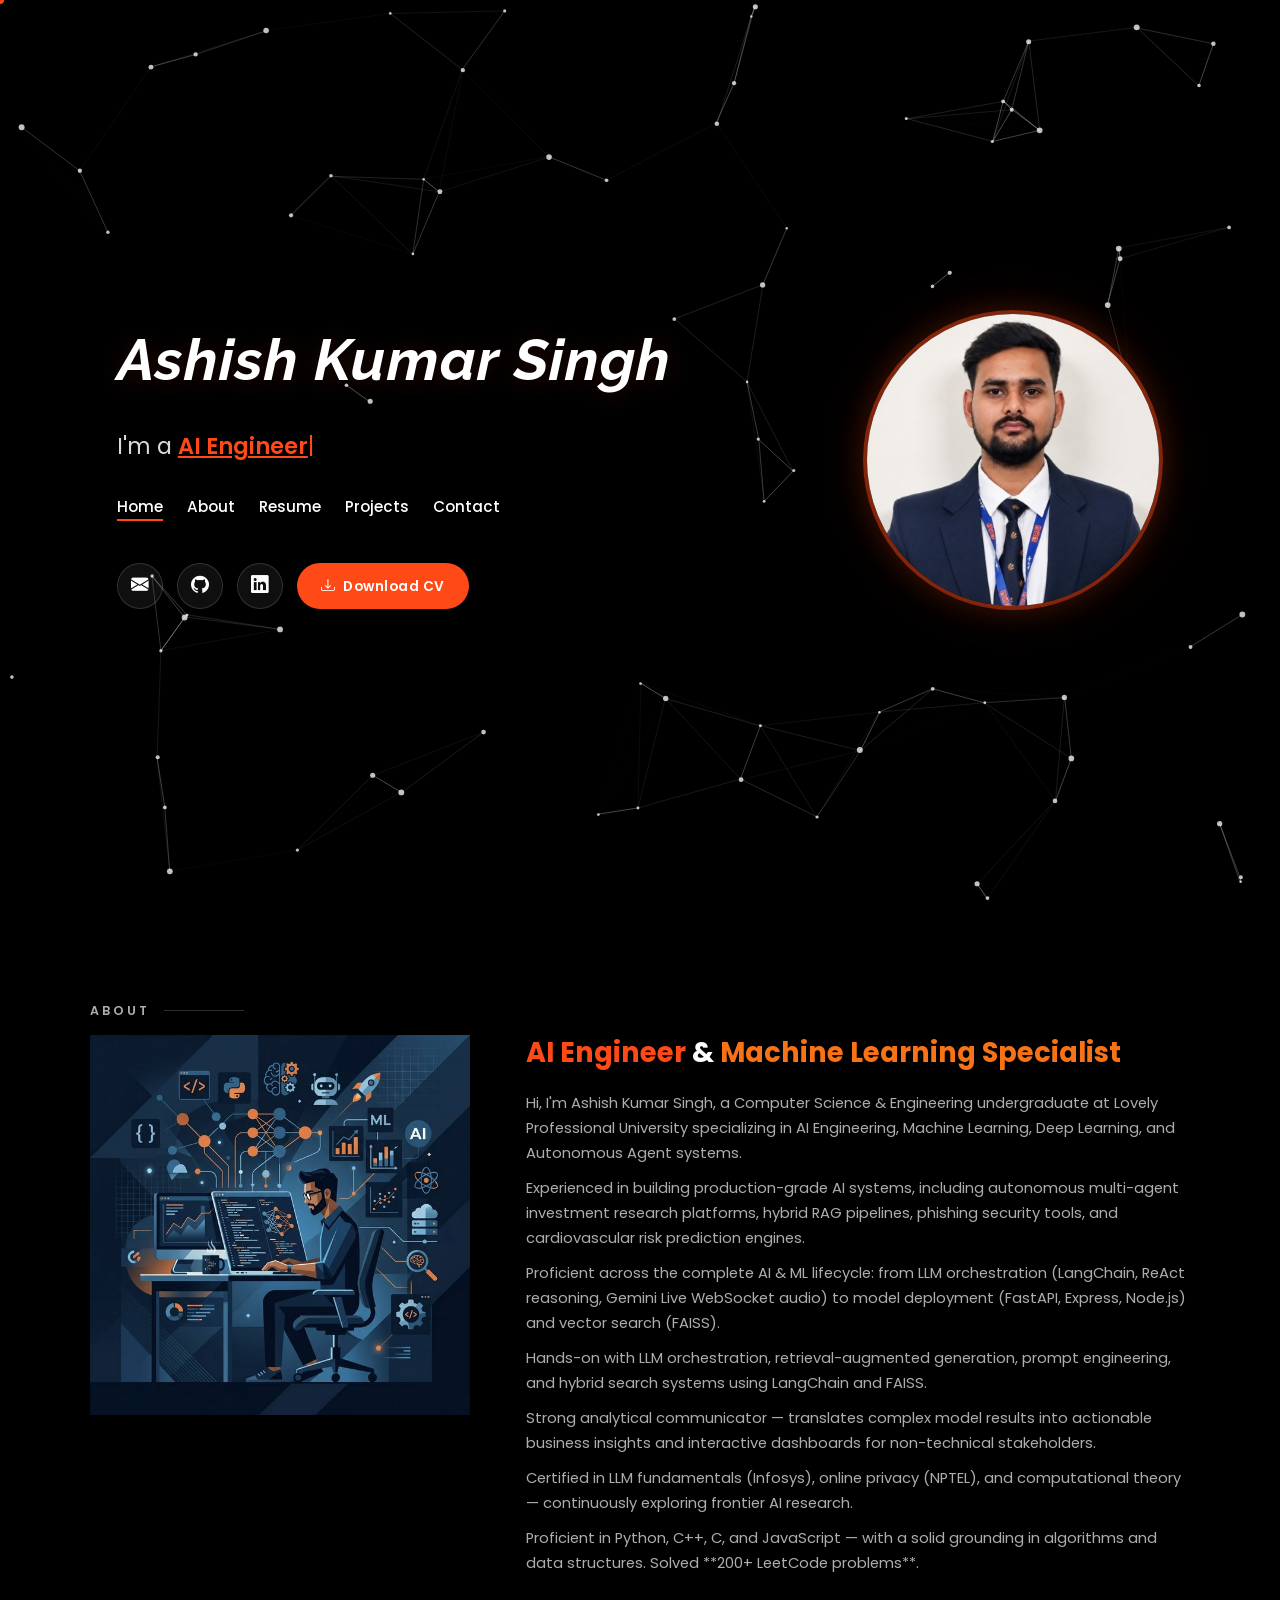
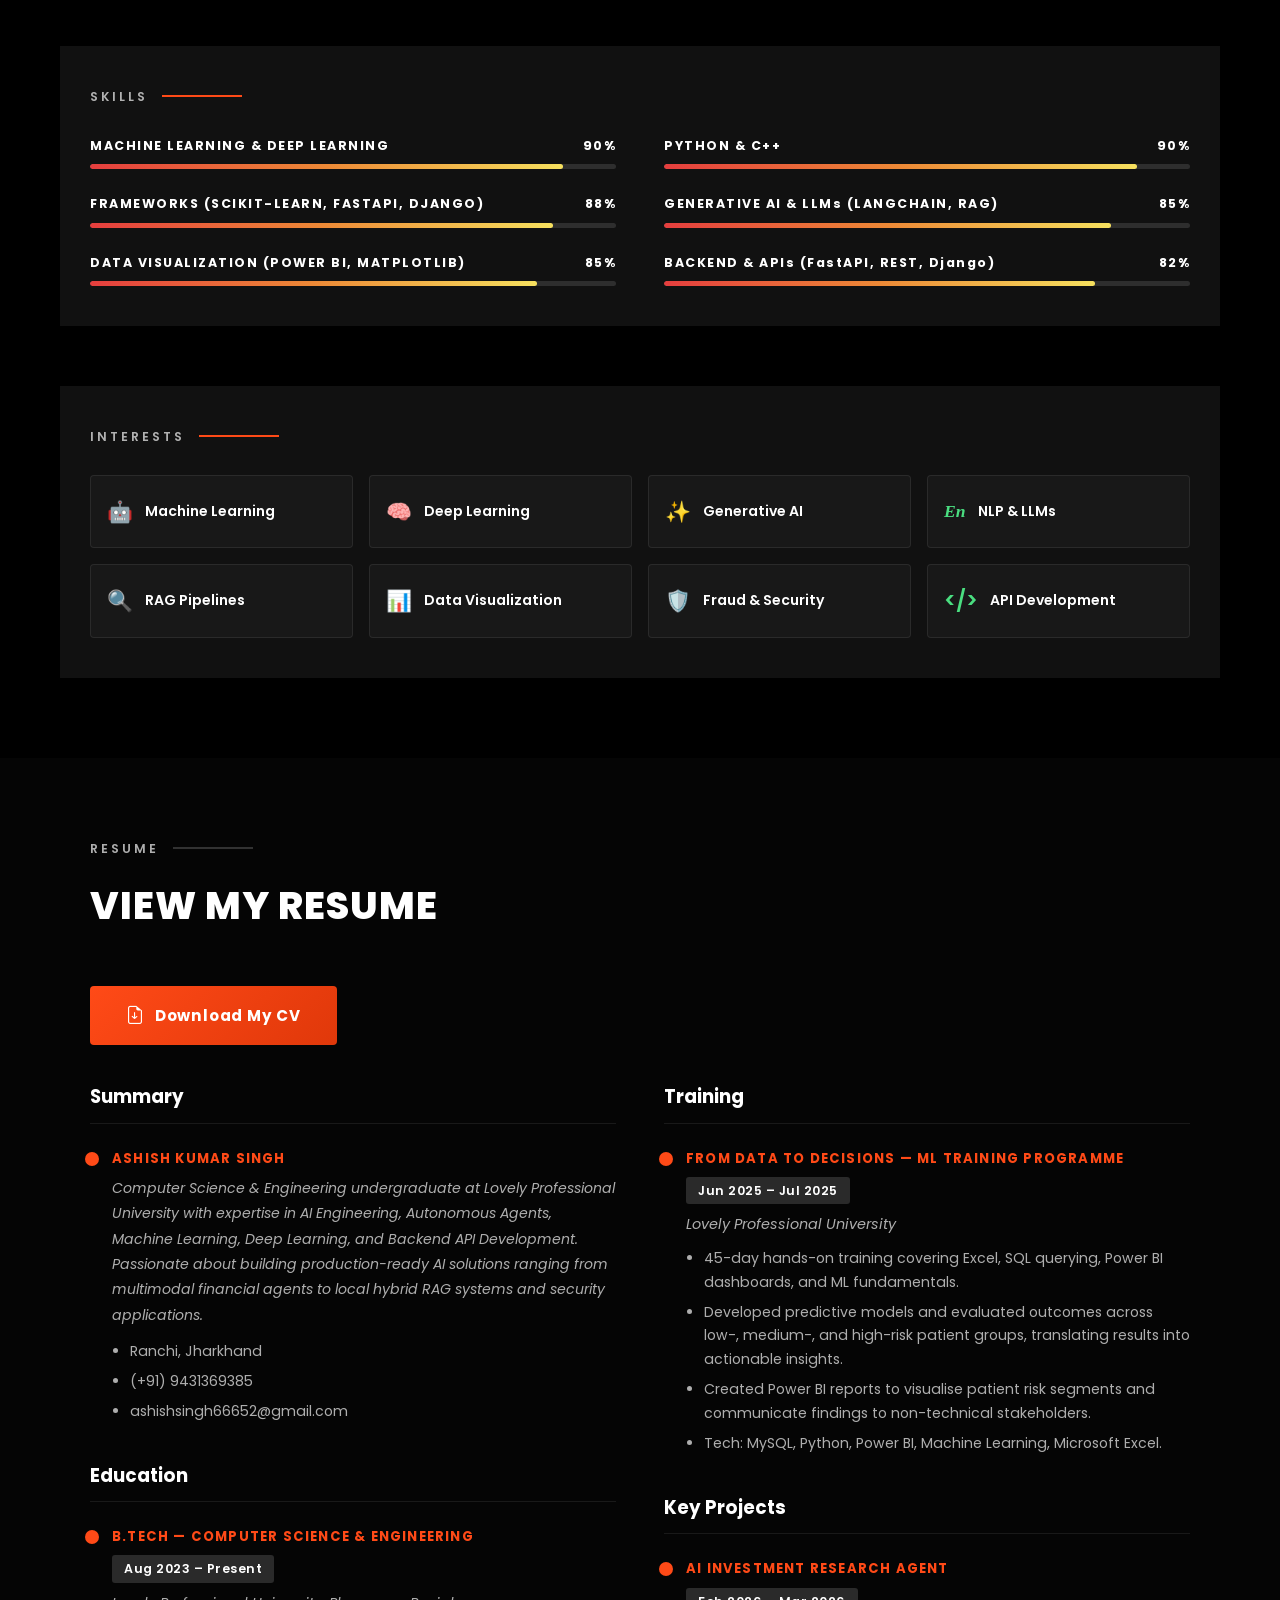
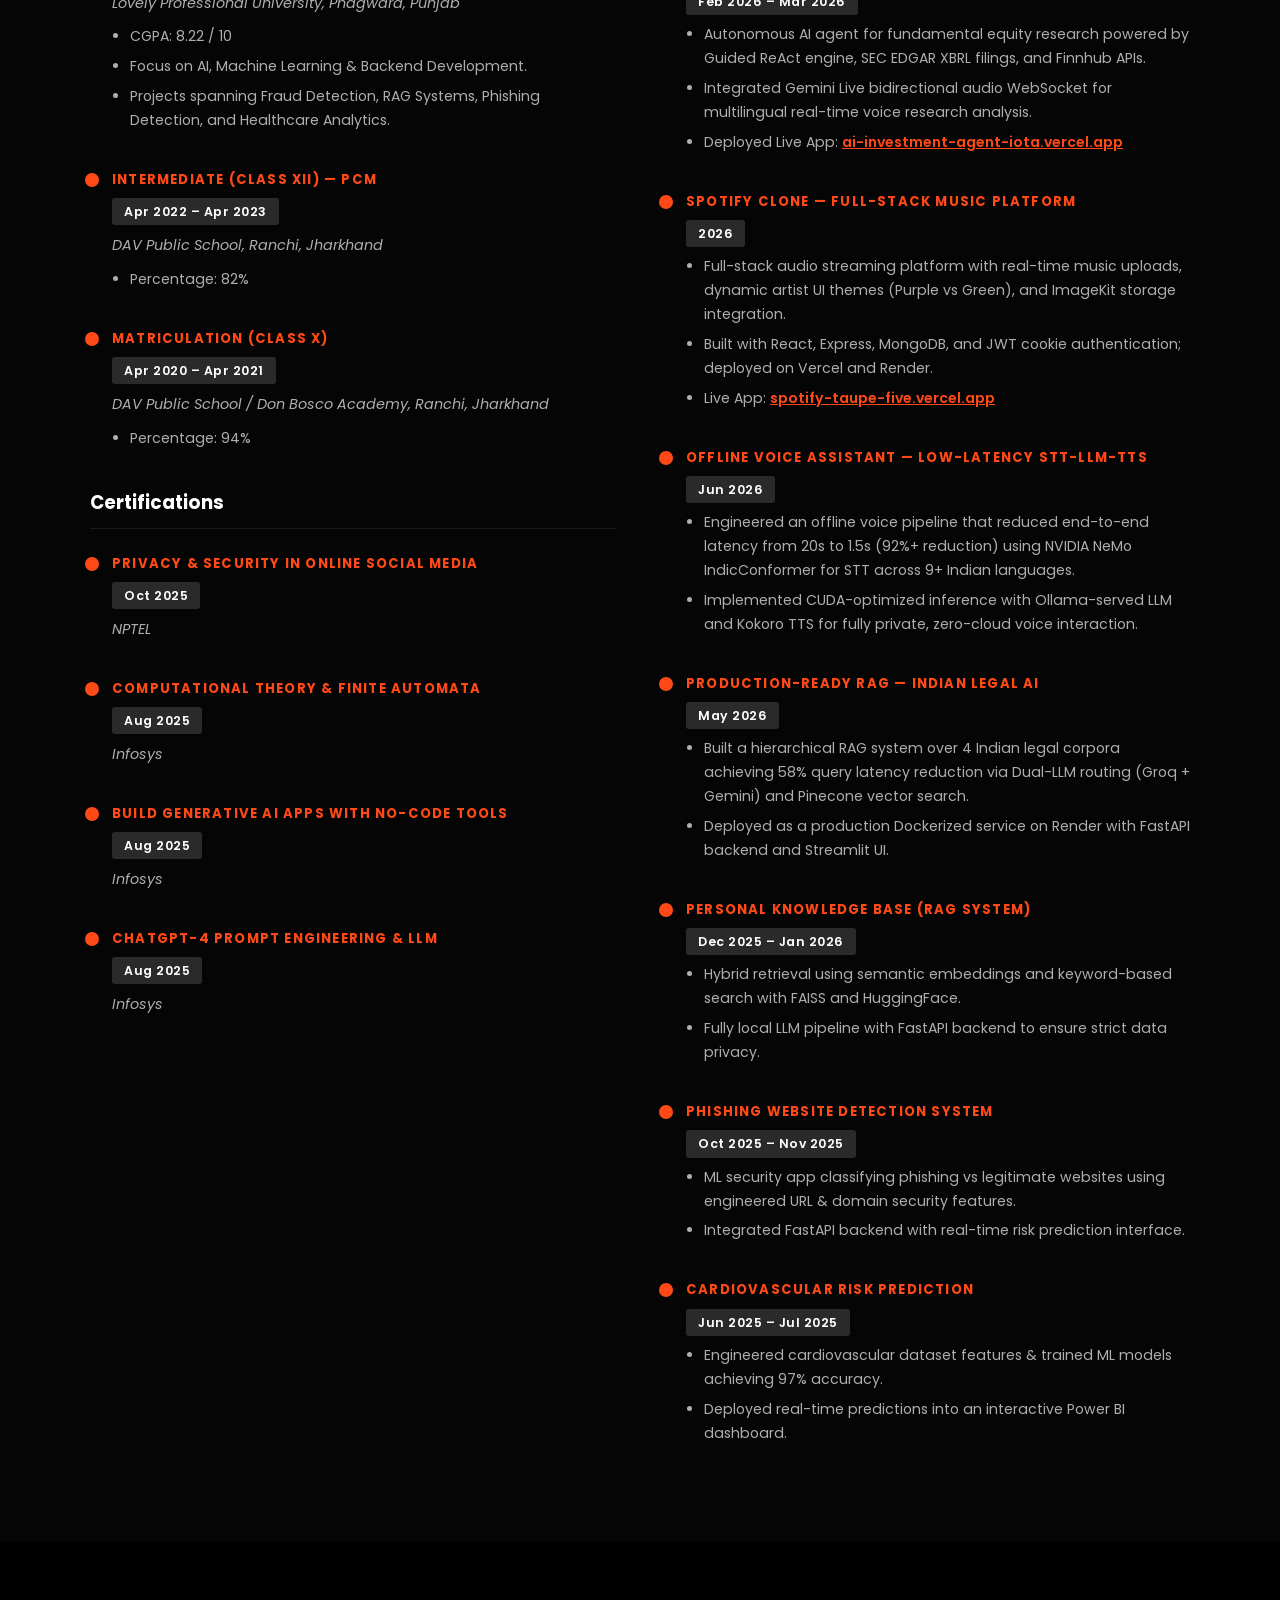
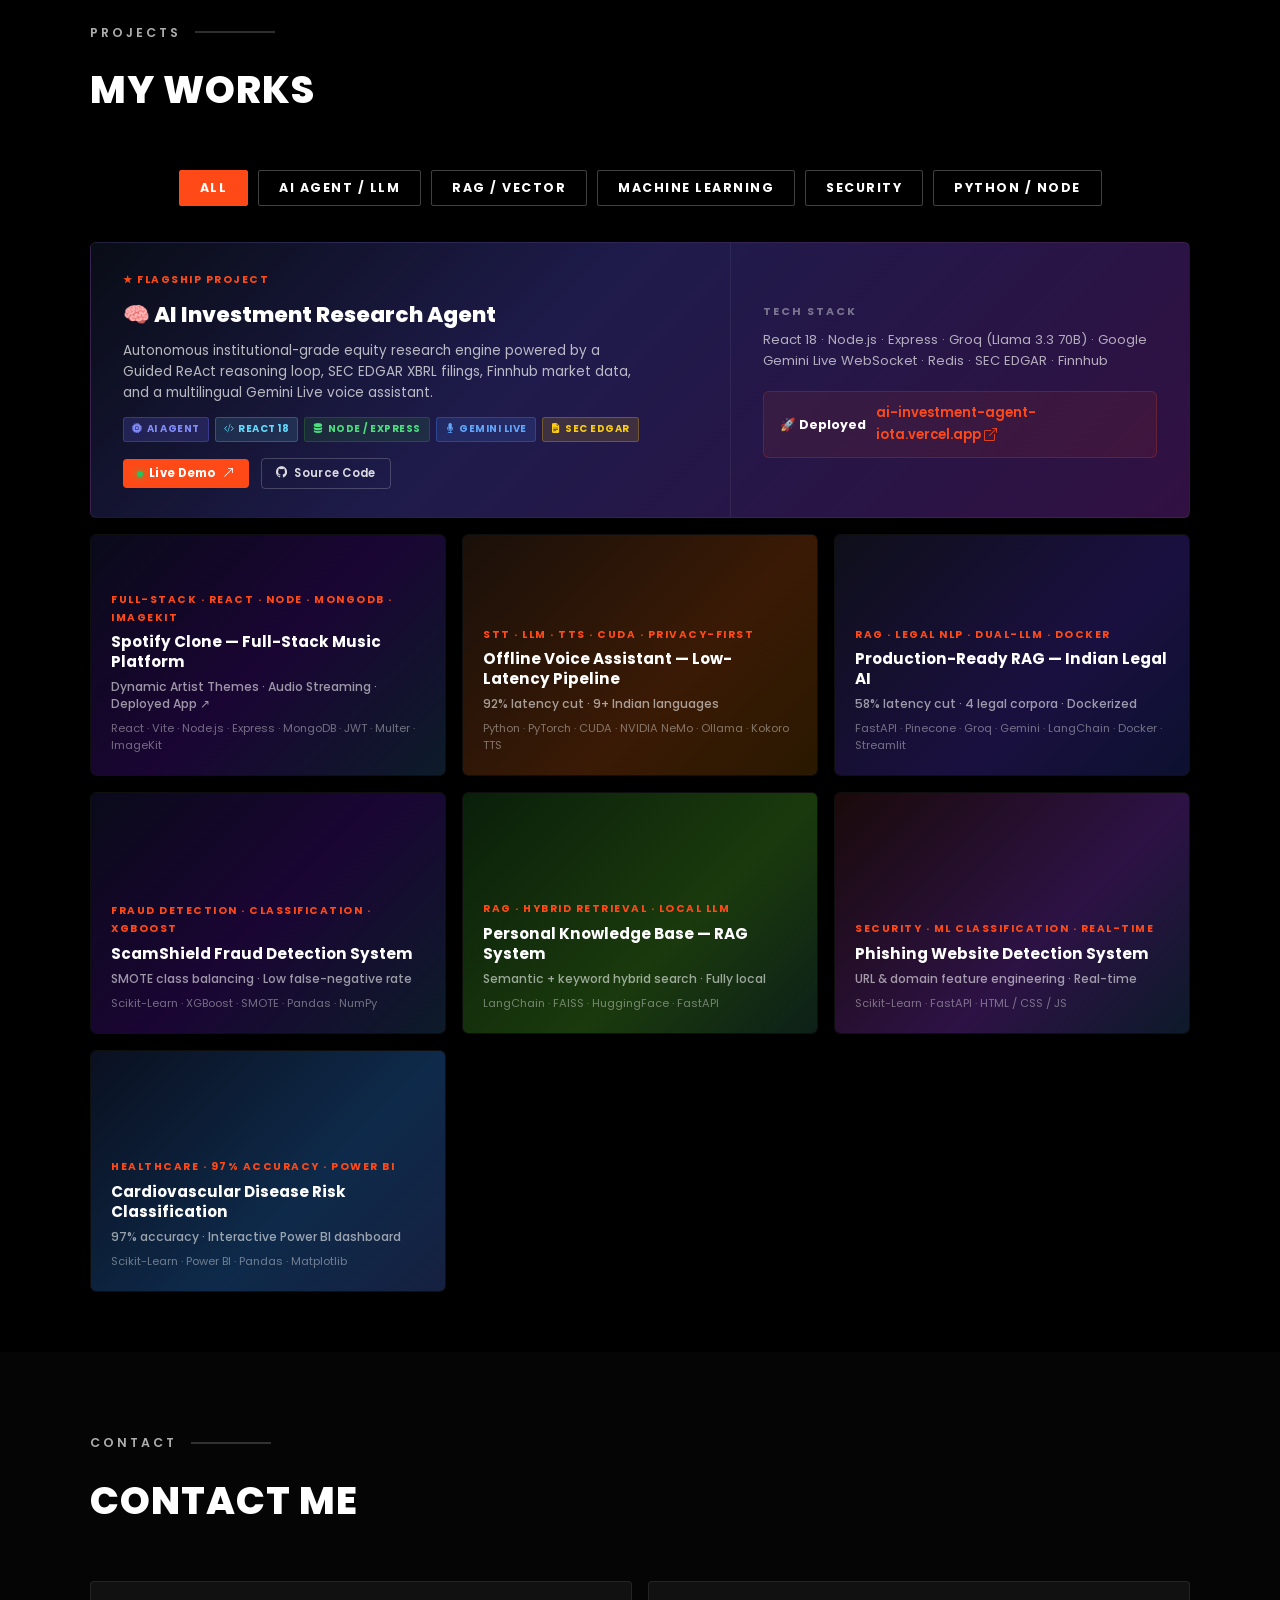
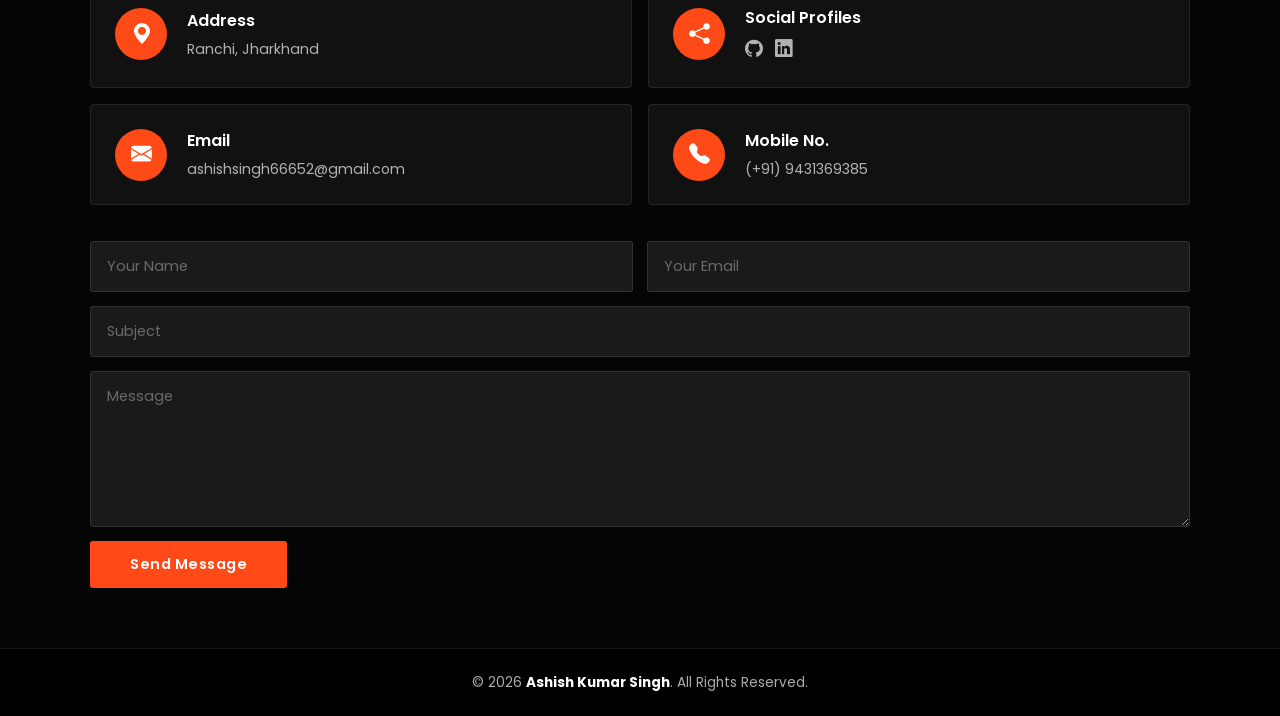
<file: index.html>
<!DOCTYPE html>
<html lang="en">

<head>
  <meta charset="UTF-8" />
  <meta name="viewport" content="width=device-width, initial-scale=1.0" />
  <title>Ashish Kumar Singh - Portfolio</title>
  <meta name="description"
    content="Portfolio of Ashish Kumar Singh — AI Engineer, Machine Learning Engineer, Backend & API Developer & AI Solutions Builder" />
  <link rel="icon" type="image/png" href="favicon.png" />
  <link rel="apple-touch-icon" href="favicon.png" />

  <!-- Google Fonts -->
  <link rel="preconnect" href="https://fonts.googleapis.com" />
  <link rel="preconnect" href="https://fonts.gstatic.com" crossorigin />
  <link
    href="https://fonts.googleapis.com/css2?family=Poppins:wght@300;400;500;600;700&family=Raleway:ital,wght@0,400;0,700;1,700&family=Open+Sans:wght@300;400;600&display=swap"
    rel="stylesheet" />

  <!-- Bootstrap Icons -->
  <link rel="stylesheet" href="https://cdn.jsdelivr.net/npm/bootstrap-icons@1.11.3/font/bootstrap-icons.min.css" />

  <link rel="stylesheet" href="style.css" />
</head>

<body>

  <!-- Custom Cursor -->
  <div class="cursor-dot" id="cursor-dot"></div>
  <div class="cursor-ring" id="cursor-ring"></div>

  <!-- ====== NAVBAR ====== -->
  <nav id="navbar">
    <div class="nav-container">
      <a href="#hero" class="nav-logo">Ashish Kumar Singh</a>
      <div class="hamburger" id="hamburger" aria-label="Toggle navigation">
        <i class="bi bi-list"></i>
      </div>
      <ul class="nav-links" id="nav-links">
        <li><a href="#hero" class="nav-link active">Home</a></li>
        <li><a href="#about" class="nav-link">About</a></li>
        <li><a href="#resume" class="nav-link">Resume</a></li>
        <li><a href="#projects" class="nav-link">Projects</a></li>
        <li><a href="#contact" class="nav-link">Contact</a></li>
      </ul>
    </div>
  </nav>

  <!-- ====== HERO ====== -->
  <section id="hero">
    <canvas id="particles-canvas"></canvas>
    <div class="hero-inner">
      <div class="hero-content">
        <h1 class="hero-name">Ashish Kumar Singh</h1>
        <p class="hero-subtitle">I'm a <span id="typed-text" class="typed-accent"></span><span
            class="typed-cursor">|</span></p>

        <!-- Hero Nav -->
        <ul class="hero-nav">
          <li><a href="#hero" class="hero-nav-link active">Home</a></li>
          <li><a href="#about" class="hero-nav-link">About</a></li>
          <li><a href="#resume" class="hero-nav-link">Resume</a></li>
          <li><a href="#projects" class="hero-nav-link">Projects</a></li>
          <li><a href="#contact" class="hero-nav-link">Contact</a></li>
        </ul>

        <div class="hero-socials">
          <a href="mailto:ashishsingh66652@gmail.com" class="social-btn" title="Email"><i
              class="bi bi-envelope-fill"></i></a>
          <a href="https://github.com/ashish3120" target="_blank" class="social-btn" title="GitHub"><i
              class="bi bi-github"></i></a>
          <a href="https://www.linkedin.com/in/ashish-kumar-singh-71ab60289/" target="_blank" class="social-btn"
            title="LinkedIn"><i class="bi bi-linkedin"></i></a>
          <a href="ashish_cv_main.docx" download class="btn-download-cv" title="Download CV"><i
              class="bi bi-download"></i> Download CV</a>
        </div>
      </div>
      <div class="hero-photo">
        <div class="hero-photo-glow"></div>
        <img src="image.png" alt="Ashish Kumar Singh" />
      </div>
    </div>
  </section>

  <!-- ====== ABOUT ====== -->
  <section id="about">
    <div class="section-label">ABOUT <span class="label-line"></span></div>
    <div class="about-container">
      <div class="about-image">
        <img src="about-illustration.png" alt="Ashish Kumar Singh illustration" />
      </div>
      <div class="about-text">
        <h2 class="about-title"><span class="accent">AI Engineer</span> &amp; <span class="accent2">Machine Learning
            Specialist</span></h2>
        <p>Hi, I'm Ashish Kumar Singh, a Computer Science &amp; Engineering undergraduate at Lovely Professional
          University specializing in AI Engineering, Machine Learning, Deep Learning, and Autonomous Agent systems.</p>
        <p>Experienced in building production-grade AI systems, including autonomous multi-agent investment research
          platforms, hybrid RAG pipelines, phishing security tools, and cardiovascular risk prediction engines.</p>
        <p>Proficient across the complete AI &amp; ML lifecycle: from LLM orchestration (LangChain, ReAct reasoning,
          Gemini Live WebSocket audio) to model deployment (FastAPI, Express, Node.js) and vector search (FAISS).</p>
        <p>Hands-on with LLM orchestration, retrieval-augmented generation, prompt engineering, and hybrid search
          systems using LangChain and FAISS.</p>
        <p>Strong analytical communicator — translates complex model results into actionable business insights and
          interactive dashboards for non-technical stakeholders.</p>
        <p>Certified in LLM fundamentals (Infosys), online privacy (NPTEL), and computational theory — continuously
          exploring frontier AI research.</p>
        <p>Proficient in Python, C++, C, and JavaScript — with a solid grounding in algorithms and data structures.
          Solved **200+ LeetCode problems**.</p>
      </div>
    </div>

    <!-- Skills -->
    <div class="skills-section">
      <div class="section-label-small">SKILLS <span class="label-line-red"></span></div>
      <div class="skills-grid">
        <div class="skill-item">
          <div class="skill-header"><span class="skill-name">MACHINE LEARNING &amp; DEEP LEARNING</span><span
              class="skill-pct">90%</span>
          </div>
          <div class="skill-bar">
            <div class="skill-fill" data-width="90"></div>
          </div>
        </div>
        <div class="skill-item">
          <div class="skill-header"><span class="skill-name">PYTHON &amp; C++</span><span class="skill-pct">90%</span>
          </div>
          <div class="skill-bar">
            <div class="skill-fill" data-width="90"></div>
          </div>
        </div>
        <div class="skill-item">
          <div class="skill-header"><span class="skill-name">FRAMEWORKS (SCIKIT-LEARN, FASTAPI, DJANGO)</span><span
              class="skill-pct">88%</span></div>
          <div class="skill-bar">
            <div class="skill-fill" data-width="88"></div>
          </div>
        </div>
        <div class="skill-item">
          <div class="skill-header"><span class="skill-name">GENERATIVE AI &amp; LLMs (LANGCHAIN, RAG)</span><span
              class="skill-pct">85%</span></div>
          <div class="skill-bar">
            <div class="skill-fill" data-width="85"></div>
          </div>
        </div>
        <div class="skill-item">
          <div class="skill-header"><span class="skill-name">DATA VISUALIZATION (POWER BI, MATPLOTLIB)</span><span
              class="skill-pct">85%</span></div>
          <div class="skill-bar">
            <div class="skill-fill" data-width="85"></div>
          </div>
        </div>
        <div class="skill-item">
          <div class="skill-header"><span class="skill-name">BACKEND &amp; APIs (FastAPI, REST, Django)</span><span
              class="skill-pct">82%</span></div>
          <div class="skill-bar">
            <div class="skill-fill" data-width="82"></div>
          </div>
        </div>
      </div>
    </div>

    <!-- Interests -->
    <div class="interests-section">
      <div class="section-label-small">INTERESTS <span class="label-line-red"></span></div>
      <div class="interests-grid">
        <div class="interest-card"><span class="interest-icon">🤖</span><span class="interest-label">Machine
            Learning</span></div>
        <div class="interest-card"><span class="interest-icon">🧠</span><span class="interest-label">Deep
            Learning</span></div>
        <div class="interest-card"><span class="interest-icon" style="color:#a78bfa">✨</span><span
            class="interest-label">Generative AI</span></div>
        <div class="interest-card"><span class="interest-icon"
            style="color:#4ade80;font-style:italic;font-family:serif;font-weight:700;font-size:1.1rem">En</span><span
            class="interest-label">NLP &amp; LLMs</span></div>
        <div class="interest-card"><span class="interest-icon" style="color:#60a5fa">🔍</span><span
            class="interest-label">RAG Pipelines</span></div>
        <div class="interest-card"><span class="interest-icon" style="color:#f87171">📊</span><span
            class="interest-label">Data Visualization</span></div>
        <div class="interest-card"><span class="interest-icon" style="color:#fbbf24">🛡️</span><span
            class="interest-label">Fraud &amp; Security</span></div>
        <div class="interest-card"><span class="interest-icon" style="color:#4ade80">&lt;/&gt;</span><span
            class="interest-label">API Development</span></div>
      </div>
    </div>
  </section>

  <!-- ====== RESUME ====== -->
  <section id="resume">
    <div class="section-label">RESUME <span class="label-line"></span></div>
    <h2 class="section-title">VIEW MY RESUME</h2>
    <div class="resume-download-wrap">
      <a href="ashish_cv_main.docx" download class="btn-download-cv-lg"><i class="bi bi-file-earmark-arrow-down"></i>
        Download My CV</a>
    </div>
    <div class="resume-grid">

      <!-- LEFT -->
      <div class="resume-col">
        <h3 class="resume-col-title">Summary</h3>
        <div class="resume-item">
          <div class="resume-dot"></div>
          <h4 class="resume-item-title">ASHISH KUMAR SINGH</h4>
          <p class="resume-desc italic">Computer Science &amp; Engineering undergraduate at Lovely Professional
            University with expertise in AI Engineering, Autonomous Agents, Machine Learning, Deep Learning, and Backend
            API Development. Passionate about building production-ready AI solutions ranging from multimodal financial
            agents to local hybrid RAG systems and security applications.</p>
          <ul class="resume-list">
            <li>Ranchi, Jharkhand</li>
            <li>(+91) 9431369385</li>
            <li>ashishsingh66652@gmail.com</li>
          </ul>
        </div>

        <h3 class="resume-col-title">Education</h3>
        <div class="resume-item">
          <div class="resume-dot"></div>
          <h4 class="resume-item-title">B.TECH — COMPUTER SCIENCE &amp; ENGINEERING</h4>
          <div class="resume-date">Aug 2023 – Present</div>
          <p class="resume-org italic">Lovely Professional University, Phagwara, Punjab</p>
          <ul class="resume-list">
            <li>CGPA: 8.22 / 10</li>
            <li>Focus on AI, Machine Learning &amp; Backend Development.</li>
            <li>Projects spanning Fraud Detection, RAG Systems, Phishing Detection, and Healthcare Analytics.</li>
          </ul>
        </div>
        <div class="resume-item">
          <div class="resume-dot"></div>
          <h4 class="resume-item-title">INTERMEDIATE (CLASS XII) — PCM</h4>
          <div class="resume-date">Apr 2022 – Apr 2023</div>
          <p class="resume-org italic">DAV Public School, Ranchi, Jharkhand</p>
          <ul class="resume-list">
            <li>Percentage: 82%</li>
          </ul>
        </div>
        <div class="resume-item">
          <div class="resume-dot"></div>
          <h4 class="resume-item-title">MATRICULATION (CLASS X)</h4>
          <div class="resume-date">Apr 2020 – Apr 2021</div>
          <p class="resume-org italic">DAV Public School / Don Bosco Academy, Ranchi, Jharkhand</p>
          <ul class="resume-list">
            <li>Percentage: 94%</li>
          </ul>
        </div>

        <h3 class="resume-col-title">Certifications</h3>
        <div class="resume-item">
          <div class="resume-dot"></div>
          <h4 class="resume-item-title">PRIVACY &amp; SECURITY IN ONLINE SOCIAL MEDIA</h4>
          <div class="resume-date">Oct 2025</div>
          <p class="resume-org italic">NPTEL</p>
        </div>
        <div class="resume-item">
          <div class="resume-dot"></div>
          <h4 class="resume-item-title">COMPUTATIONAL THEORY &amp; FINITE AUTOMATA</h4>
          <div class="resume-date">Aug 2025</div>
          <p class="resume-org italic">Infosys</p>
        </div>
        <div class="resume-item">
          <div class="resume-dot"></div>
          <h4 class="resume-item-title">BUILD GENERATIVE AI APPS WITH NO-CODE TOOLS</h4>
          <div class="resume-date">Aug 2025</div>
          <p class="resume-org italic">Infosys</p>
        </div>
        <div class="resume-item">
          <div class="resume-dot"></div>
          <h4 class="resume-item-title">CHATGPT-4 PROMPT ENGINEERING &amp; LLM</h4>
          <div class="resume-date">Aug 2025</div>
          <p class="resume-org italic">Infosys</p>
        </div>
      </div>

      <!-- RIGHT -->
      <div class="resume-col">
        <h3 class="resume-col-title"> Training</h3>
        <div class="resume-item">
          <div class="resume-dot"></div>
          <h4 class="resume-item-title">FROM DATA TO DECISIONS — ML TRAINING PROGRAMME</h4>
          <div class="resume-date">Jun 2025 – Jul 2025</div>
          <p class="resume-org italic">Lovely Professional University</p>
          <ul class="resume-list">
            <li>45-day hands-on training covering Excel, SQL querying, Power BI dashboards, and ML fundamentals.</li>
            <li>Developed predictive models and evaluated outcomes across low-, medium-, and high-risk patient groups,
              translating results into actionable insights.</li>
            <li>Created Power BI reports to visualise patient risk segments and communicate findings to non-technical
              stakeholders.</li>
            <li>Tech: MySQL, Python, Power BI, Machine Learning, Microsoft Excel.</li>
          </ul>
        </div>


        <h3 class="resume-col-title">Key Projects</h3>
        <div class="resume-item">
          <div class="resume-dot"></div>
          <h4 class="resume-item-title">AI INVESTMENT RESEARCH AGENT</h4>
          <div class="resume-date">Feb 2026 – Mar 2026</div>
          <ul class="resume-list">
            <li>Autonomous AI agent for fundamental equity research powered by Guided ReAct engine, SEC EDGAR XBRL
              filings, and Finnhub APIs.</li>
            <li>Integrated Gemini Live bidirectional audio WebSocket for multilingual real-time voice research analysis.
            </li>
            <li>Deployed Live App: <a href="https://ai-investment-agent-iota.vercel.app" target="_blank"
                style="color: var(--accent); font-weight: 600; text-decoration: underline;">ai-investment-agent-iota.vercel.app</a>
            </li>
          </ul>
        </div>
        <div class="resume-item">
          <div class="resume-dot"></div>
          <h4 class="resume-item-title">SPOTIFY CLONE — FULL-STACK MUSIC PLATFORM</h4>
          <div class="resume-date">2026</div>
          <ul class="resume-list">
            <li>Full-stack audio streaming platform with real-time music uploads, dynamic artist UI themes (Purple vs Green), and ImageKit storage integration.</li>
            <li>Built with React, Express, MongoDB, and JWT cookie authentication; deployed on Vercel and Render.</li>
            <li>Live App: <a href="https://spotify-taupe-five.vercel.app/login" target="_blank" style="color: var(--accent); font-weight: 600; text-decoration: underline;">spotify-taupe-five.vercel.app</a></li>
          </ul>
        </div>
        <div class="resume-item">
          <div class="resume-dot"></div>
          <h4 class="resume-item-title">OFFLINE VOICE ASSISTANT — LOW-LATENCY STT-LLM-TTS</h4>
          <div class="resume-date">Jun 2026</div>
          <ul class="resume-list">
            <li>Engineered an offline voice pipeline that reduced end-to-end latency from 20s to 1.5s (92%+ reduction)
              using NVIDIA NeMo IndicConformer for STT across 9+ Indian languages.</li>
            <li>Implemented CUDA-optimized inference with Ollama-served LLM and Kokoro TTS for fully private, zero-cloud
              voice interaction.</li>
          </ul>
        </div>
        <div class="resume-item">
          <div class="resume-dot"></div>
          <h4 class="resume-item-title">PRODUCTION-READY RAG — INDIAN LEGAL AI</h4>
          <div class="resume-date">May 2026</div>
          <ul class="resume-list">
            <li>Built a hierarchical RAG system over 4 Indian legal corpora achieving 58% query latency reduction via
              Dual-LLM routing (Groq + Gemini) and Pinecone vector search.</li>
            <li>Deployed as a production Dockerized service on Render with FastAPI backend and Streamlit UI.</li>
          </ul>
        </div>
        <div class="resume-item">
          <div class="resume-dot"></div>
          <h4 class="resume-item-title">PERSONAL KNOWLEDGE BASE (RAG SYSTEM)</h4>
          <div class="resume-date">Dec 2025 – Jan 2026</div>
          <ul class="resume-list">
            <li>Hybrid retrieval using semantic embeddings and keyword-based search with FAISS and HuggingFace.</li>
            <li>Fully local LLM pipeline with FastAPI backend to ensure strict data privacy.</li>
          </ul>
        </div>
        <div class="resume-item">
          <div class="resume-dot"></div>
          <h4 class="resume-item-title">PHISHING WEBSITE DETECTION SYSTEM</h4>
          <div class="resume-date">Oct 2025 – Nov 2025</div>
          <ul class="resume-list">
            <li>ML security app classifying phishing vs legitimate websites using engineered URL &amp; domain security
              features.</li>
            <li>Integrated FastAPI backend with real-time risk prediction interface.</li>
          </ul>
        </div>
        <div class="resume-item">
          <div class="resume-dot"></div>
          <h4 class="resume-item-title">CARDIOVASCULAR RISK PREDICTION</h4>
          <div class="resume-date">Jun 2025 – Jul 2025</div>
          <ul class="resume-list">
            <li>Engineered cardiovascular dataset features &amp; trained ML models achieving 97% accuracy.</li>
            <li>Deployed real-time predictions into an interactive Power BI dashboard.</li>
          </ul>
        </div>
      </div>

    </div>
  </section>

  <!-- ====== PROJECTS ====== -->
  <section id="projects">
    <div class="section-label">PROJECTS <span class="label-line"></span></div>
    <h2 class="section-title">MY WORKS</h2>

    <div class="project-filters">
      <button class="filter-btn active" data-filter="all">ALL</button>
      <button class="filter-btn" data-filter="agent">AI AGENT / LLM</button>
      <button class="filter-btn" data-filter="rag">RAG / VECTOR</button>
      <button class="filter-btn" data-filter="ml">MACHINE LEARNING</button>
      <button class="filter-btn" data-filter="security">SECURITY</button>
      <button class="filter-btn" data-filter="python">PYTHON / NODE</button>
    </div>

    <div class="projects-grid" id="projects-grid">

      <!-- ★ Featured — AI Investment Research Agent -->
      <div class="project-card featured-project-card" data-category="agent rag python">
        <div class="featured-card-inner">
          <div class="featured-left">
            <div class="proj-tag">★ FLAGSHIP PROJECT</div>
            <h3 class="featured-title">🧠 AI Investment Research Agent</h3>
            <p class="featured-desc">Autonomous institutional-grade equity research engine powered by a Guided ReAct
              reasoning loop, SEC EDGAR XBRL filings, Finnhub market data, and a multilingual Gemini Live voice
              assistant.</p>
            <div class="featured-badges">
              <span class="badge-tag b-ai"><i class="bi bi-cpu-fill"></i> AI Agent</span>
              <span class="badge-tag b-react"><i class="bi bi-code-slash"></i> React 18</span>
              <span class="badge-tag b-node"><i class="bi bi-server"></i> Node / Express</span>
              <span class="badge-tag b-gemini"><i class="bi bi-mic-fill"></i> Gemini Live</span>
              <span class="badge-tag b-sec"><i class="bi bi-file-earmark-text-fill"></i> SEC EDGAR</span>
            </div>
            <div class="featured-actions">
              <a href="https://ai-investment-agent-iota.vercel.app" target="_blank" class="btn-live-app">
                <span class="live-dot"></span> Live Demo <i class="bi bi-arrow-up-right"></i>
              </a>
              <a href="https://github.com/ashish3120/AI-Investment-Agent" target="_blank" class="btn-github-link">
                <i class="bi bi-github"></i> Source Code
              </a>
            </div>
          </div>
          <div class="featured-right">
            <div class="featured-tech-block">
              <div class="featured-tech-label">TECH STACK</div>
              <div class="featured-tech-list">React 18 · Node.js · Express · Groq (Llama 3.3 70B) · Google Gemini Live
                WebSocket · Redis · SEC EDGAR · Finnhub</div>
            </div>
            <div class="featured-deploy-block">
              <span class="deploy-label">🚀 Deployed</span>
              <a href="https://ai-investment-agent-iota.vercel.app" target="_blank"
                class="deploy-url">ai-investment-agent-iota.vercel.app <i class="bi bi-box-arrow-up-right"></i></a>
            </div>
          </div>
        </div>
      </div>

      <!-- Project — Spotify Clone -->
      <div class="project-card" data-category="python agent">
        <div class="project-img proj-rag">
          <div class="project-overlay">
            <h3>Spotify Clone — Music Platform</h3>
            <div class="proj-links">
              <a href="https://spotify-taupe-five.vercel.app/login" target="_blank" class="project-link" title="Live Demo"><i class="bi bi-box-arrow-up-right"></i></a>
              <a href="https://github.com/ashish3120/spotify_core" target="_blank" class="project-link" title="GitHub"><i class="bi bi-github"></i></a>
            </div>
          </div>
          <div class="proj-inner">
            <div class="proj-tag">Full-Stack · React · Node · MongoDB · ImageKit</div>
            <div class="proj-title-card">Spotify Clone — Full-Stack Music Platform</div>
            <div class="proj-highlight">Dynamic Artist Themes · Audio Streaming · Deployed App ↗</div>
            <div class="proj-tech">React · Vite · Node.js · Express · MongoDB · JWT · Multer · ImageKit</div>
          </div>
        </div>
      </div>

      <!-- Project — Offline Voice Assistant -->
      <div class="project-card" data-category="agent python">
        <div class="project-img proj-prompt">
          <div class="project-overlay">
            <h3>Offline Voice Assistant</h3>
            <div class="proj-links">
              <a href="https://github.com/ashish3120/Fully-Local-Voice-Project" target="_blank" class="project-link"
                title="GitHub"><i class="bi bi-github"></i></a>
            </div>
          </div>
          <div class="proj-inner">
            <div class="proj-tag">STT · LLM · TTS · CUDA · Privacy-First</div>
            <div class="proj-title-card">Offline Voice Assistant — Low-Latency Pipeline</div>
            <div class="proj-highlight">92% latency cut · 9+ Indian languages</div>
            <div class="proj-tech">Python · PyTorch · CUDA · NVIDIA NeMo · Ollama · Kokoro TTS</div>
          </div>
        </div>
      </div>

      <!-- Project — Production-Ready RAG -->
      <div class="project-card" data-category="agent rag python">
        <div class="project-img proj-classify">
          <div class="project-overlay">
            <h3>Production-Ready RAG System</h3>
            <div class="proj-links">
              <a href="https://github.com/ashish3120/Production-Ready-RAG" target="_blank" class="project-link"
                title="GitHub"><i class="bi bi-github"></i></a>
            </div>
          </div>
          <div class="proj-inner">
            <div class="proj-tag">RAG · Legal NLP · Dual-LLM · Docker</div>
            <div class="proj-title-card">Production-Ready RAG — Indian Legal AI</div>
            <div class="proj-highlight">58% latency cut · 4 legal corpora · Dockerized</div>
            <div class="proj-tech">FastAPI · Pinecone · Groq · Gemini · LangChain · Docker · Streamlit</div>
          </div>
        </div>
      </div>

      <!-- Project — ScamShield -->
      <div class="project-card" data-category="ml security python">
        <div class="project-img proj-rag">
          <div class="project-overlay">
            <h3>ScamShield Fraud Detection</h3>
            <div class="proj-links">
              <a href="https://github.com/ashish3120/scamshield-fraud-detection-ml" target="_blank" class="project-link"
                title="GitHub"><i class="bi bi-github"></i></a>
            </div>
          </div>
          <div class="proj-inner">
            <div class="proj-tag">Fraud Detection · Classification · XGBoost</div>
            <div class="proj-title-card">ScamShield Fraud Detection System</div>
            <div class="proj-highlight">SMOTE class balancing · Low false-negative rate</div>
            <div class="proj-tech">Scikit-Learn · XGBoost · SMOTE · Pandas · NumPy</div>
          </div>
        </div>
      </div>

      <!-- Project — RAG Knowledge Base -->
      <div class="project-card" data-category="rag python">
        <div class="project-img proj-agro">
          <div class="project-overlay">
            <h3>Personal Knowledge Base (RAG)</h3>
            <div class="proj-links">
              <a href="https://github.com/ashish3120/ai_intelligence" target="_blank" class="project-link"
                title="GitHub"><i class="bi bi-github"></i></a>
            </div>
          </div>
          <div class="proj-inner">
            <div class="proj-tag">RAG · Hybrid Retrieval · Local LLM</div>
            <div class="proj-title-card">Personal Knowledge Base — RAG System</div>
            <div class="proj-highlight">Semantic + keyword hybrid search · Fully local</div>
            <div class="proj-tech">LangChain · FAISS · HuggingFace · FastAPI</div>
          </div>
        </div>
      </div>

      <!-- Project — Phishing Detection -->
      <div class="project-card" data-category="ml security python">
        <div class="project-img proj-health">
          <div class="project-overlay">
            <h3>Phishing Website Detection</h3>
            <div class="proj-links">
              <a href="https://github.com/ashish3120/Phishing-Website-Detection" target="_blank" class="project-link"
                title="GitHub"><i class="bi bi-github"></i></a>
            </div>
          </div>
          <div class="proj-inner">
            <div class="proj-tag">Security · ML Classification · Real-time</div>
            <div class="proj-title-card">Phishing Website Detection System</div>
            <div class="proj-highlight">URL &amp; domain feature engineering · Real-time</div>
            <div class="proj-tech">Scikit-Learn · FastAPI · HTML / CSS / JS</div>
          </div>
        </div>
      </div>

      <!-- Project — Cardiovascular Risk -->
      <div class="project-card" data-category="ml python">
        <div class="project-img proj-search">
          <div class="project-overlay">
            <h3>Cardiovascular Disease Risk</h3>
            <div class="proj-links">
              <a href="https://github.com/ashish3120/Patient-Risk-Dashboard" target="_blank" class="project-link"
                title="GitHub"><i class="bi bi-github"></i></a>
            </div>
          </div>
          <div class="proj-inner">
            <div class="proj-tag">Healthcare · 97% Accuracy · Power BI</div>
            <div class="proj-title-card">Cardiovascular Disease Risk Classification</div>
            <div class="proj-highlight">97% accuracy · Interactive Power BI dashboard</div>
            <div class="proj-tech">Scikit-Learn · Power BI · Pandas · Matplotlib</div>
          </div>
        </div>
      </div>



    </div>
  </section>

  <!-- ====== CONTACT ====== -->
  <section id="contact">
    <div class="section-label">CONTACT <span class="label-line"></span></div>
    <h2 class="section-title">CONTACT ME</h2>
    <div class="contact-info-grid">
      <div class="contact-info-card">
        <div class="contact-icon-wrap"><i class="bi bi-geo-alt-fill"></i></div>
        <div>
          <h4 class="contact-info-title">Address</h4>
          <p>Ranchi, Jharkhand</p>
        </div>
      </div>
      <div class="contact-info-card">
        <div class="contact-icon-wrap"><i class="bi bi-share-fill"></i></div>
        <div>
          <h4 class="contact-info-title">Social Profiles</h4>
          <div class="contact-socials">
            <a href="https://github.com/ashish3120" target="_blank"><i class="bi bi-github"></i></a>
            <a href="https://www.linkedin.com/in/ashish-kumar-singh-71ab60289/" target="_blank"><i
                class="bi bi-linkedin"></i></a>
          </div>
        </div>
      </div>
      <div class="contact-info-card">
        <div class="contact-icon-wrap"><i class="bi bi-envelope-fill"></i></div>
        <div>
          <h4 class="contact-info-title">Email</h4>
          <p>ashishsingh66652@gmail.com</p>
        </div>
      </div>
      <div class="contact-info-card">
        <div class="contact-icon-wrap"><i class="bi bi-telephone-fill"></i></div>
        <div>
          <h4 class="contact-info-title">Mobile No.</h4>
          <p>(+91) 9431369385</p>
        </div>
      </div>
    </div>
    <form class="contact-form" id="contact-form">
      <div class="form-row">
        <input type="text" id="form-name" placeholder="Your Name" required />
        <input type="email" id="form-email" placeholder="Your Email" required />
      </div>
      <input type="text" id="form-subject" placeholder="Subject" required />
      <textarea id="form-message" placeholder="Message" rows="6" required></textarea>
      <button type="submit" class="btn-send">Send Message</button>
    </form>
  </section>

  <!-- Footer -->
  <footer>
    <p>&copy; 2026 <strong>Ashish Kumar Singh</strong>. All Rights Reserved.</p>
  </footer>

  <script src="script.js"></script>
</body>

</html>
</file>
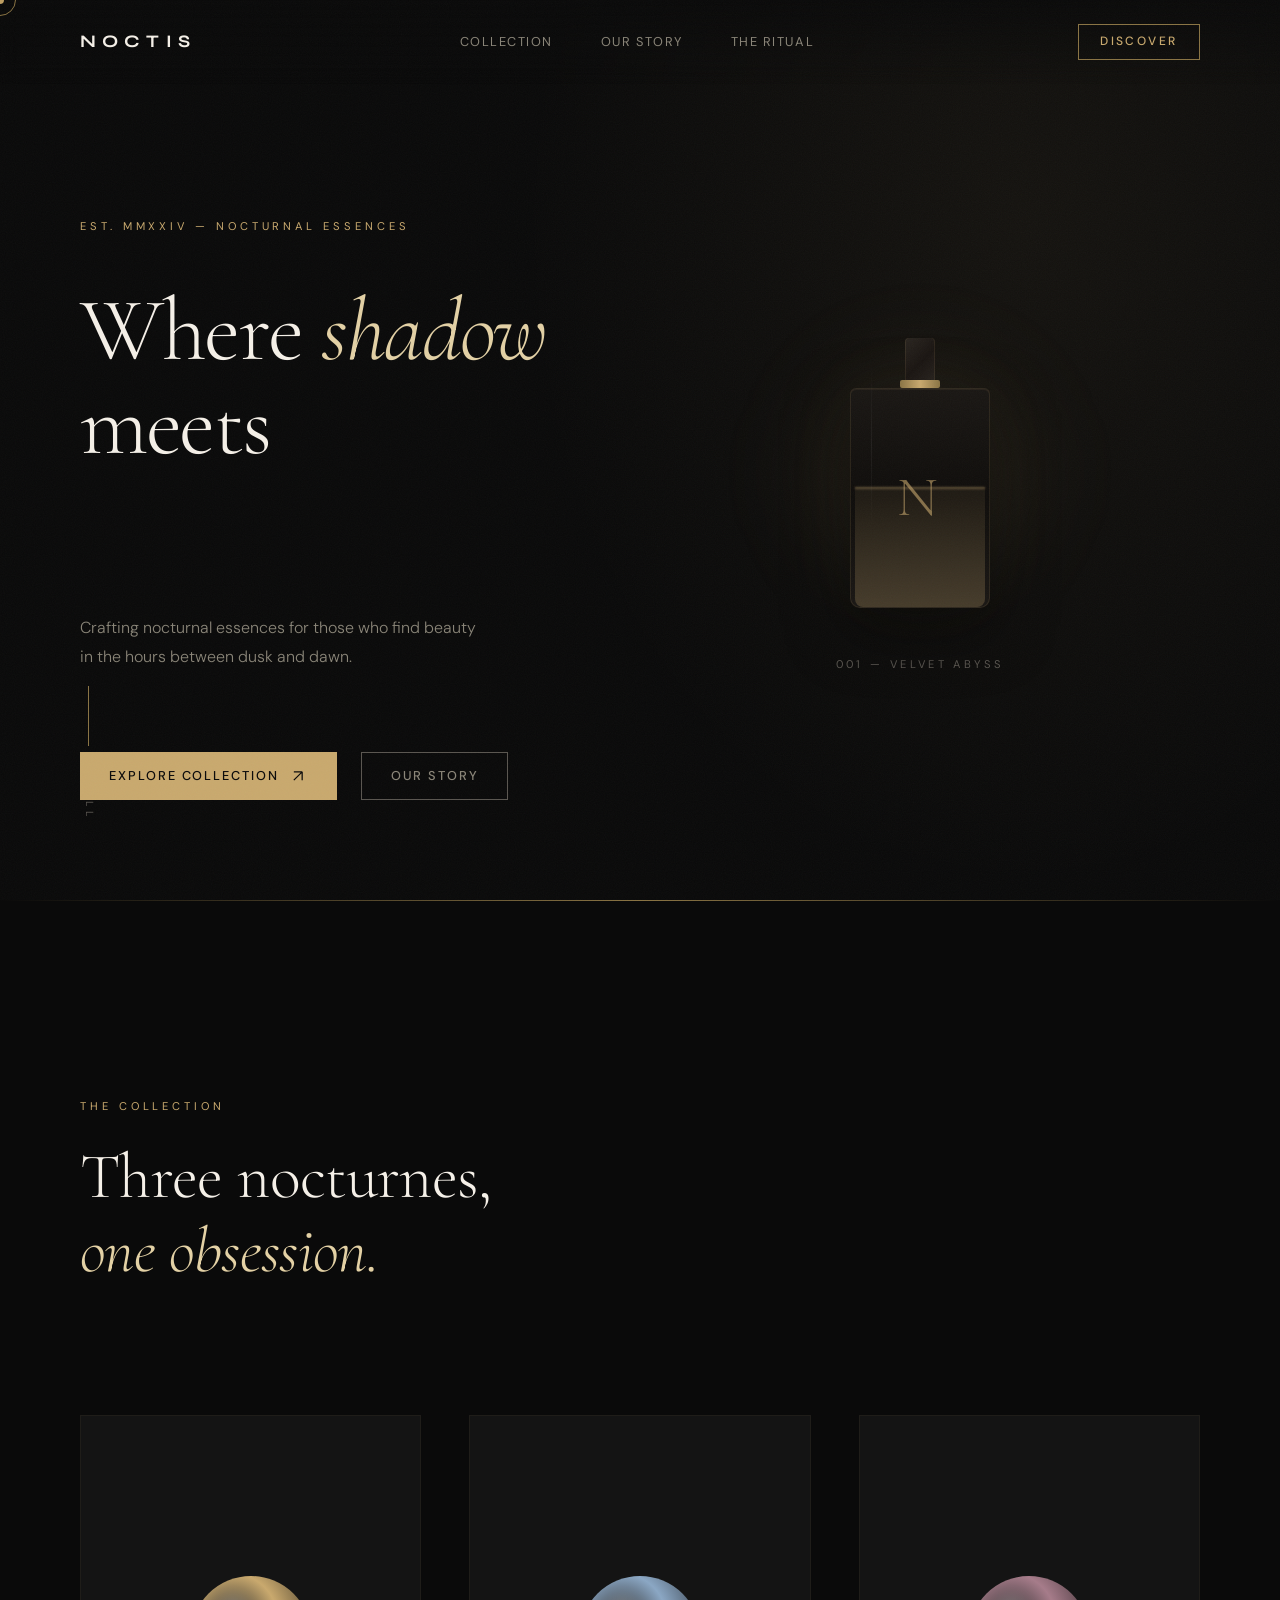
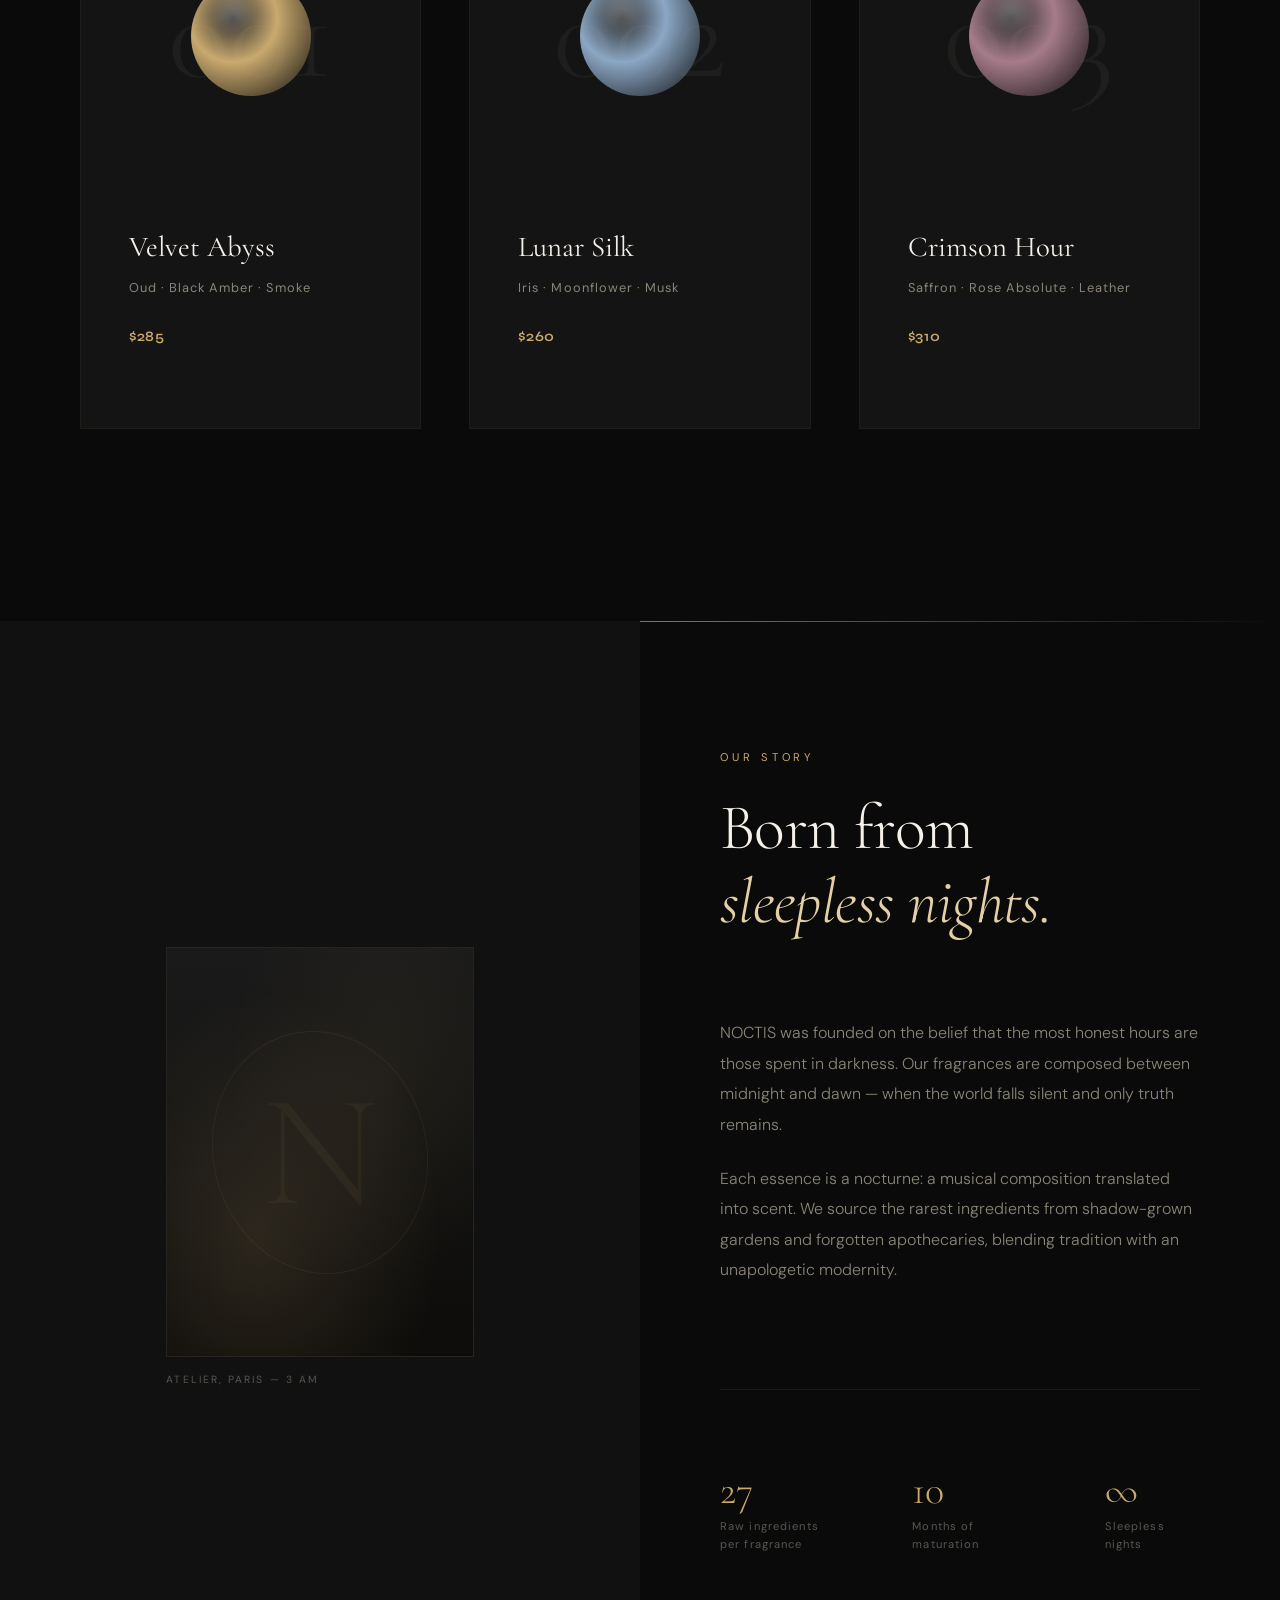
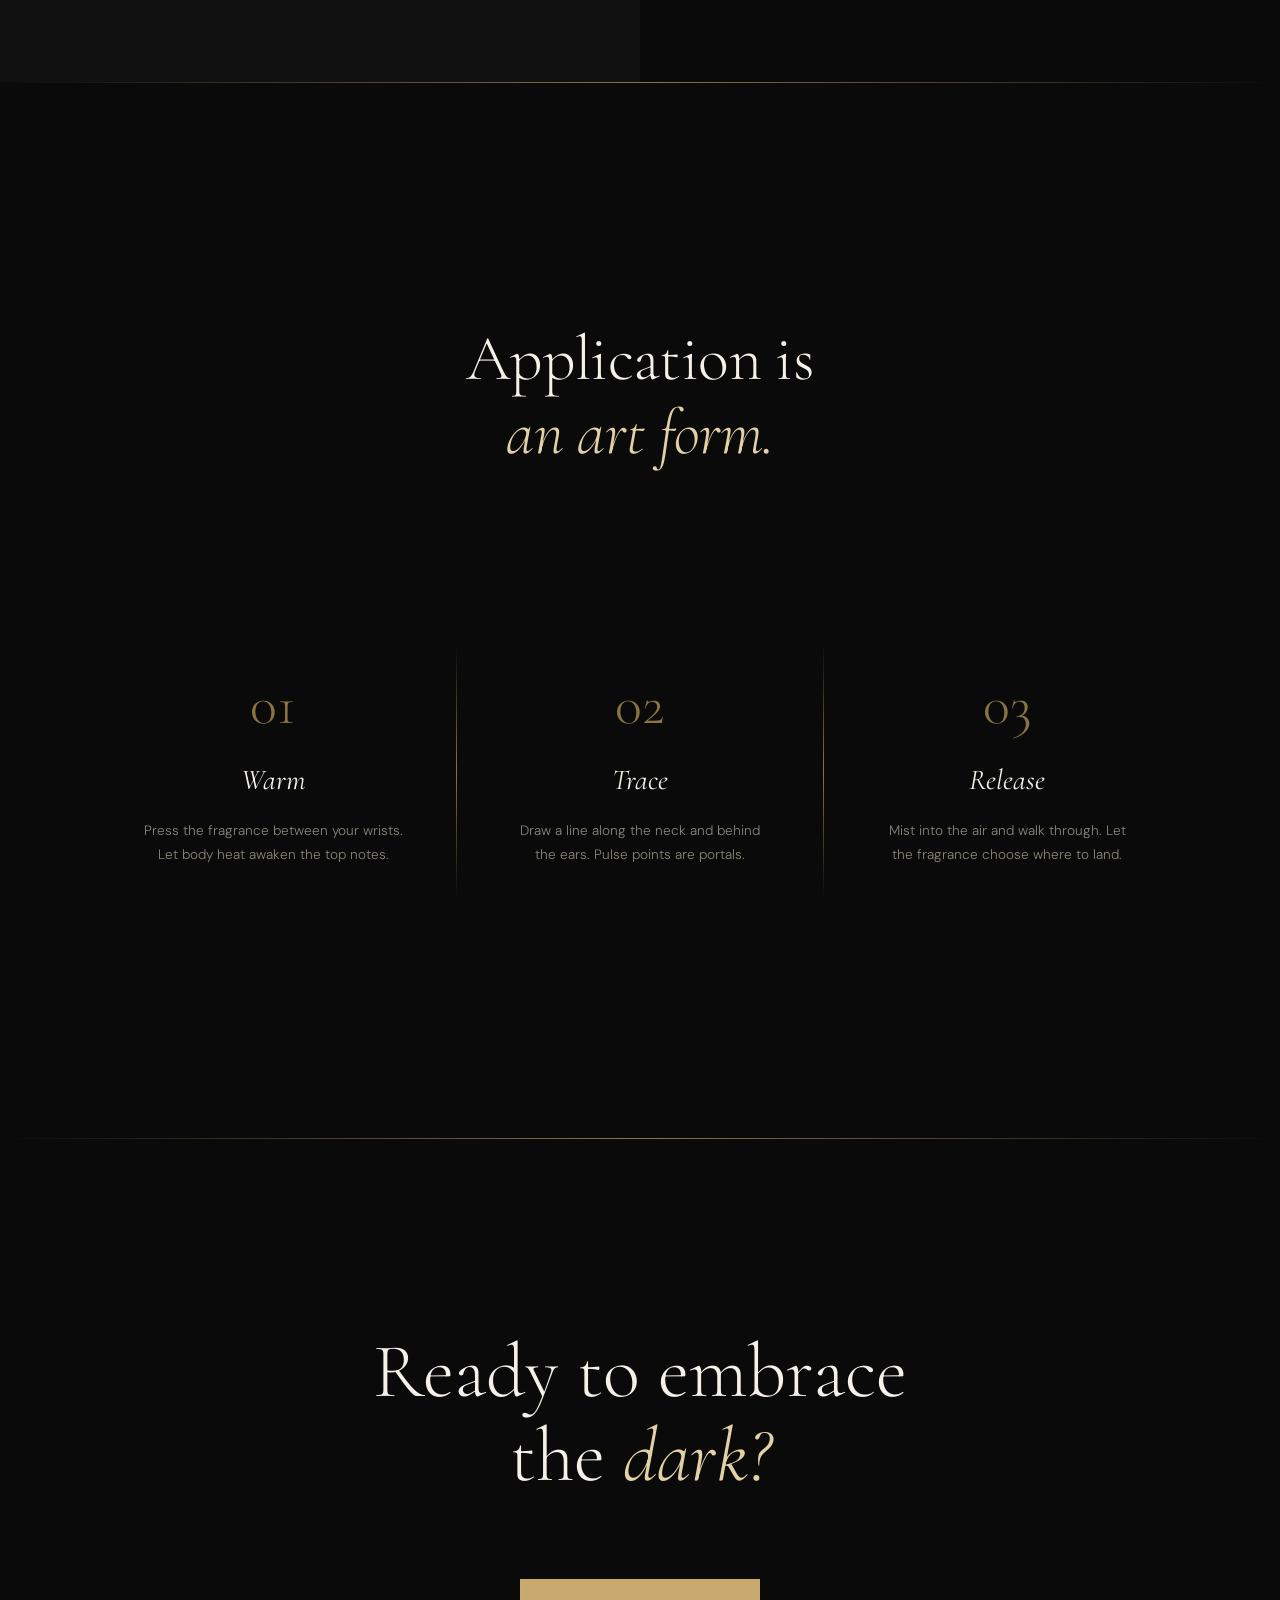
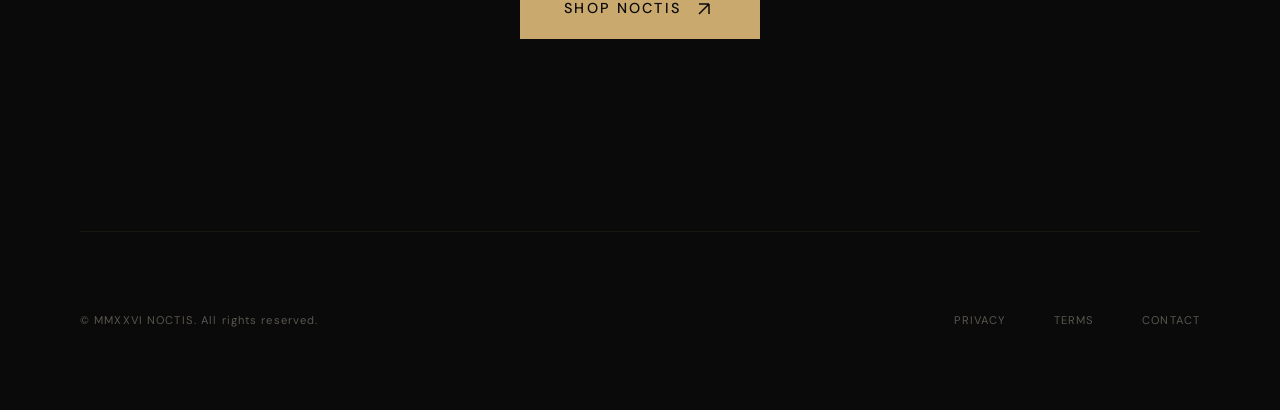
<file: frontend-design-demo/index.html>
<!DOCTYPE html>
<html lang="en">
<head>
    <meta charset="UTF-8">
    <meta name="viewport" content="width=device-width, initial-scale=1.0">
    <title>NOCTIS — Fragrance House</title>
    <meta name="description" content="NOCTIS — Where shadow meets scent. A luxury fragrance house crafting nocturnal essences.">
    <link rel="preconnect" href="https://fonts.googleapis.com">
    <link rel="preconnect" href="https://fonts.gstatic.com" crossorigin>
    <link href="https://fonts.googleapis.com/css2?family=Cormorant+Garamond:ital,wght@0,300;0,400;0,500;0,600;0,700;1,300;1,400;1,500&family=Syne:wght@400;500;600;700;800&family=DM+Sans:ital,wght@0,300;0,400;0,500;1,300;1,400&display=swap" rel="stylesheet">
    <link rel="stylesheet" href="style.css">
</head>
<body>
    <!-- Grain overlay -->
    <div class="grain" aria-hidden="true"></div>

    <!-- Custom cursor -->
    <div class="cursor" id="cursor" aria-hidden="true"></div>
    <div class="cursor-trail" id="cursorTrail" aria-hidden="true"></div>

    <!-- Navigation -->
    <nav class="nav" id="nav">
        <a href="#" class="nav__logo" id="navLogo">NOCTIS</a>
        <div class="nav__links">
            <a href="#collection" class="nav__link" id="navCollection">Collection</a>
            <a href="#story" class="nav__link" id="navStory">Our Story</a>
            <a href="#ritual" class="nav__link" id="navRitual">The Ritual</a>
        </div>
        <a href="#" class="nav__cta" id="navCta">Discover</a>
    </nav>

    <!-- Hero Section -->
    <section class="hero" id="heroSection">
        <div class="hero__content">
            <span class="hero__overline anim-reveal" style="--delay: 0.2s">EST. MMXXIV — NOCTURNAL ESSENCES</span>
            <h1 class="hero__title">
                <span class="anim-reveal-word" style="--delay: 0.4s">Where</span>
                <span class="anim-reveal-word hero__title--italic" style="--delay: 0.55s">shadow</span>
                <span class="anim-reveal-word" style="--delay: 0.7s">meets</span>
                <br>
                <span class="anim-reveal-word hero__title--accent" style="--delay: 0.9s">scent.</span>
            </h1>
            <p class="hero__desc anim-reveal" style="--delay: 1.2s">
                Crafting nocturnal essences for those who find beauty<br> in the hours between dusk and dawn.
            </p>
            <div class="hero__actions anim-reveal" style="--delay: 1.5s">
                <a href="#collection" class="btn btn--primary" id="heroExploreBtn">
                    <span>Explore Collection</span>
                    <svg width="20" height="20" viewBox="0 0 24 24" fill="none" stroke="currentColor" stroke-width="1.5"><path d="M7 17L17 7M17 7H7M17 7V17"/></svg>
                </a>
                <a href="#story" class="btn btn--ghost" id="heroStoryBtn">Our Story</a>
            </div>
        </div>
        <div class="hero__visual anim-reveal" style="--delay: 0.6s">
            <div class="hero__bottle">
                <div class="hero__bottle-glow"></div>
                <div class="hero__bottle-shape">
                    <div class="hero__bottle-cap"></div>
                    <div class="hero__bottle-body">
                        <div class="hero__bottle-label">N</div>
                        <div class="hero__bottle-liquid"></div>
                    </div>
                    <div class="hero__bottle-reflection"></div>
                </div>
            </div>
            <span class="hero__visual-tag">001 — Velvet Abyss</span>
        </div>
        <div class="hero__scroll anim-reveal" style="--delay: 1.8s">
            <div class="hero__scroll-line"></div>
            <span>Scroll</span>
        </div>
    </section>

    <!-- Collection Section -->
    <section class="collection" id="collection">
        <div class="section-header">
            <span class="section-label">The Collection</span>
            <h2 class="section-title">Three nocturnes,<br><em>one obsession.</em></h2>
        </div>
        <div class="collection__grid">
            <article class="fragrance-card" id="fragrance1">
                <div class="fragrance-card__visual" style="--accent: #c9a96e">
                    <span class="fragrance-card__number">001</span>
                    <div class="fragrance-card__orb"></div>
                </div>
                <div class="fragrance-card__info">
                    <h3 class="fragrance-card__name">Velvet Abyss</h3>
                    <p class="fragrance-card__notes">Oud · Black Amber · Smoke</p>
                    <span class="fragrance-card__price">$285</span>
                </div>
            </article>
            <article class="fragrance-card" id="fragrance2">
                <div class="fragrance-card__visual" style="--accent: #8ba7c4">
                    <span class="fragrance-card__number">002</span>
                    <div class="fragrance-card__orb"></div>
                </div>
                <div class="fragrance-card__info">
                    <h3 class="fragrance-card__name">Lunar Silk</h3>
                    <p class="fragrance-card__notes">Iris · Moonflower · Musk</p>
                    <span class="fragrance-card__price">$260</span>
                </div>
            </article>
            <article class="fragrance-card" id="fragrance3">
                <div class="fragrance-card__visual" style="--accent: #a67c8a">
                    <span class="fragrance-card__number">003</span>
                    <div class="fragrance-card__orb"></div>
                </div>
                <div class="fragrance-card__info">
                    <h3 class="fragrance-card__name">Crimson Hour</h3>
                    <p class="fragrance-card__notes">Saffron · Rose Absolute · Leather</p>
                    <span class="fragrance-card__price">$310</span>
                </div>
            </article>
        </div>
    </section>

    <!-- Story Section -->
    <section class="story" id="story">
        <div class="story__left">
            <div class="story__image-frame">
                <div class="story__image-placeholder">
                    <div class="story__image-abstract"></div>
                </div>
                <span class="story__image-caption">Atelier, Paris — 3 AM</span>
            </div>
        </div>
        <div class="story__right">
            <span class="section-label">Our Story</span>
            <h2 class="section-title story__title">Born from<br><em>sleepless nights.</em></h2>
            <p class="story__text">
                NOCTIS was founded on the belief that the most honest hours are those spent in darkness. 
                Our fragrances are composed between midnight and dawn — when the world falls silent and 
                only truth remains.
            </p>
            <p class="story__text">
                Each essence is a nocturne: a musical composition translated into scent. We source the 
                rarest ingredients from shadow-grown gardens and forgotten apothecaries, blending tradition 
                with an unapologetic modernity.
            </p>
            <div class="story__stats">
                <div class="stat">
                    <span class="stat__number">47</span>
                    <span class="stat__label">Raw ingredients per fragrance</span>
                </div>
                <div class="stat">
                    <span class="stat__number">18</span>
                    <span class="stat__label">Months of maturation</span>
                </div>
                <div class="stat">
                    <span class="stat__number">∞</span>
                    <span class="stat__label">Sleepless nights</span>
                </div>
            </div>
        </div>
    </section>

    <!-- Ritual Section -->
    <section class="ritual" id="ritual">
        <div class="section-header section-header--center">
            <span class="section-label">The Ritual</span>
            <h2 class="section-title">Application is<br><em>an art form.</em></h2>
        </div>
        <div class="ritual__steps">
            <div class="ritual__step" id="ritualStep1">
                <span class="ritual__step-num">01</span>
                <h3 class="ritual__step-title">Warm</h3>
                <p class="ritual__step-desc">Press the fragrance between your wrists. Let body heat awaken the top notes.</p>
            </div>
            <div class="ritual__step-divider"></div>
            <div class="ritual__step" id="ritualStep2">
                <span class="ritual__step-num">02</span>
                <h3 class="ritual__step-title">Trace</h3>
                <p class="ritual__step-desc">Draw a line along the neck and behind the ears. Pulse points are portals.</p>
            </div>
            <div class="ritual__step-divider"></div>
            <div class="ritual__step" id="ritualStep3">
                <span class="ritual__step-num">03</span>
                <h3 class="ritual__step-title">Release</h3>
                <p class="ritual__step-desc">Mist into the air and walk through. Let the fragrance choose where to land.</p>
            </div>
        </div>
    </section>

    <!-- Footer / CTA -->
    <footer class="footer" id="footerSection">
        <div class="footer__cta">
            <h2 class="footer__title">Ready to embrace<br>the <em>dark?</em></h2>
            <a href="#" class="btn btn--primary btn--large" id="footerCtaBtn">
                <span>Shop NOCTIS</span>
                <svg width="24" height="24" viewBox="0 0 24 24" fill="none" stroke="currentColor" stroke-width="1.5"><path d="M7 17L17 7M17 7H7M17 7V17"/></svg>
            </a>
        </div>
        <div class="footer__bottom">
            <span class="footer__copy">© MMXXVI NOCTIS. All rights reserved.</span>
            <div class="footer__links">
                <a href="#" id="footerPrivacy">Privacy</a>
                <a href="#" id="footerTerms">Terms</a>
                <a href="#" id="footerContact">Contact</a>
            </div>
        </div>
    </footer>

    <script src="script.js"></script>
</body>
</html>
</file>
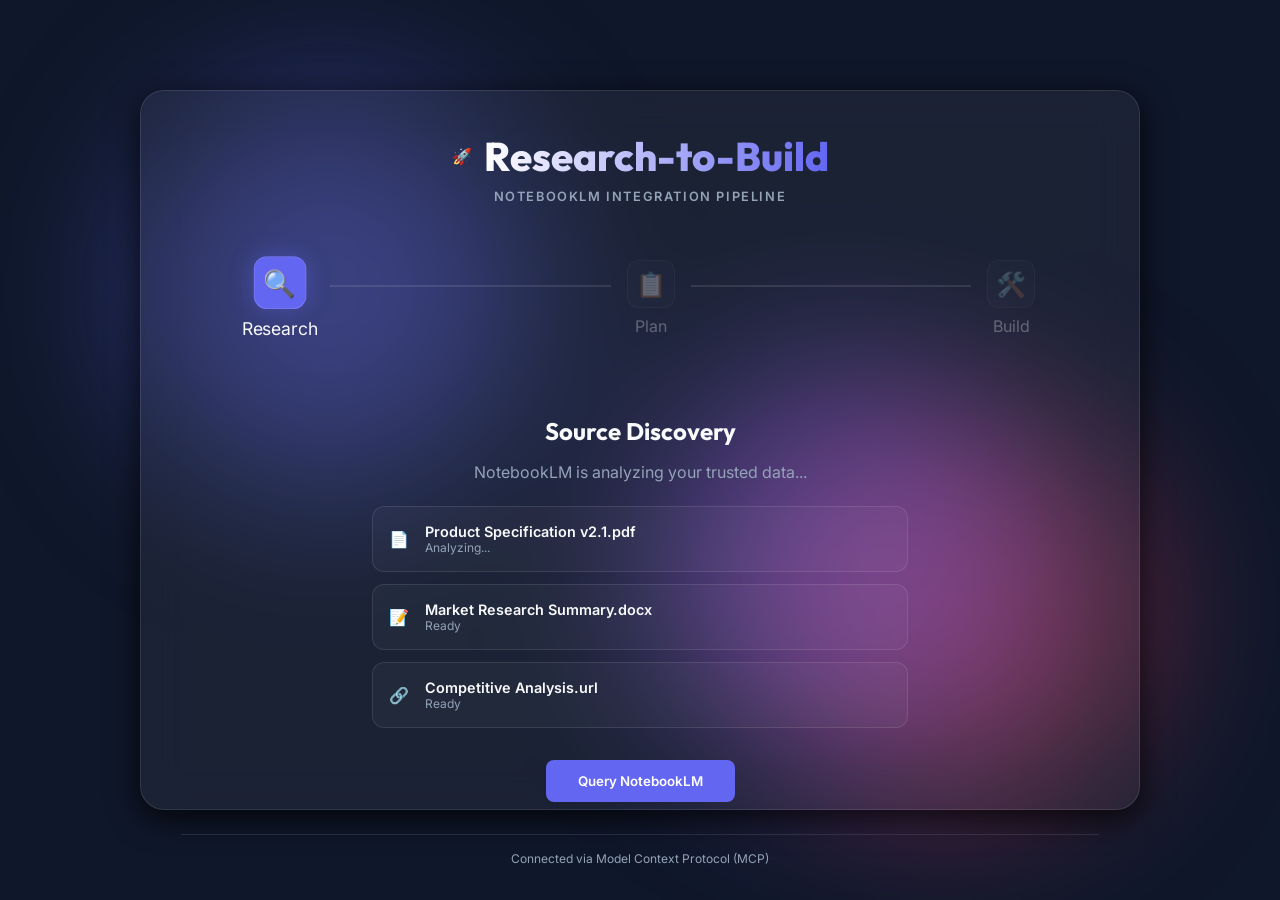
<file: notebooklm-demo/index.html>
<!DOCTYPE html>
<html lang="en">
<head>
    <meta charset="UTF-8">
    <meta name="viewport" content="width=device-width, initial-scale=1.0">
    <title>NotebookLM x AntiGravity | Research-to-Build</title>
    <link rel="stylesheet" href="style.css">
    <link rel="preconnect" href="https://fonts.googleapis.com">
    <link rel="preconnect" href="https://fonts.gstatic.com" crossorigin>
    <link href="https://fonts.googleapis.com/css2?family=Inter:wght@300;400;600;800&family=Outfit:wght@400;700&display=swap" rel="stylesheet">
</head>
<body>
    <div class="background-blobs">
        <div class="blob blob-1"></div>
        <div class="blob blob-2"></div>
        <div class="blob blob-3"></div>
    </div>

    <main class="glass-container">
        <header>
            <div class="logo">
                <span class="icon">🚀</span>
                <h1>Research-to-Build</h1>
            </div>
            <p class="subtitle">NotebookLM Integration Pipeline</p>
        </header>

        <section class="pipeline-status">
            <div class="step active" id="step-research">
                <div class="step-icon">🔍</div>
                <div class="step-label">Research</div>
            </div>
            <div class="connector"></div>
            <div class="step" id="step-plan">
                <div class="step-icon">📋</div>
                <div class="step-label">Plan</div>
            </div>
            <div class="connector"></div>
            <div class="step" id="step-build">
                <div class="step-icon">🛠️</div>
                <div class="step-label">Build</div>
            </div>
        </section>

        <section class="content-area">
            <div class="card glass" id="discovery-card">
                <h2>Source Discovery</h2>
                <p>NotebookLM is analyzing your trusted data...</p>
                <div class="sources-list" id="sources-list">
                    <!-- Dynamic sources will appear here -->
                </div>
                <button class="btn-primary" id="start-research-btn">Query NotebookLM</button>
            </div>

            <div class="card glass hidden" id="plan-card">
                <h2>Implementation Plan</h2>
                <div class="plan-preview" id="plan-preview">
                    <!-- Planned steps will appear here -->
                </div>
                <button class="btn-primary" id="start-build-btn">Generate App</button>
            </div>

            <div class="card glass hidden" id="build-card">
                <h2>Build Output</h2>
                <div class="build-preview" id="build-preview">
                    <div class="skeleton-loader"></div>
                    <div class="skeleton-loader short"></div>
                </div>
                <div class="success-message hidden" id="success-msg">
                    ✨ Your app is ready based on NotebookLM insights!
                </div>
            </div>
        </section>

        <footer>
            <p>Connected via Model Context Protocol (MCP)</p>
        </footer>
    </main>

    <script src="script.js"></script>
</body>
</html>
</file>
<file: style.css>
/* ====================================================
   ROOT & RESET
   ==================================================== */
*, *::before, *::after {
  margin: 0;
  padding: 0;
  box-sizing: border-box;
}

:root {
  --bg: #000000;
  --bg-dark: #080808;
  --bg-card: #111111;
  --bg-card2: #181818;
  --accent: #ff4a17;
  --accent-yellow: #fbbf24;
  --text: #ffffff;
  --text-muted: rgba(255,255,255,0.68);
  --border: rgba(255,255,255,0.08);
  --nav-h: 64px;
  --font-main: 'Poppins', sans-serif;
  --font-logo: 'Raleway', sans-serif;
  --transition: 0.3s ease;
}

html {
  scroll-behavior: smooth;
  font-size: 16px;
}

body {
  background: var(--bg);
  color: var(--text);
  font-family: var(--font-main);
  line-height: 1.7;
  overflow-x: hidden;
}

/* ====================================================
   CUSTOM CURSOR
   ==================================================== */
.cursor-dot {
  position: fixed;
  top: 0; left: 0;
  width: 8px; height: 8px;
  background: var(--accent);
  border-radius: 50%;
  pointer-events: none;
  z-index: 99999;
  transform: translate(-50%, -50%);
  transition: width 0.2s ease, height 0.2s ease, background 0.2s ease;
}

.cursor-ring {
  position: fixed;
  top: 0; left: 0;
  width: 36px; height: 36px;
  border: 2px solid rgba(255,74,23,0.45);
  border-radius: 50%;
  pointer-events: none;
  z-index: 99998;
  transform: translate(-50%, -50%);
  transition: width 0.25s ease, height 0.25s ease, border-color 0.25s ease, background 0.25s ease;
}

/* Hover state — grows and fills */
.cursor-dot.cursor-hover {
  width: 12px; height: 12px;
  background: #fff;
}

.cursor-ring.cursor-hover {
  width: 50px; height: 50px;
  border-color: rgba(255,255,255,0.25);
  background: rgba(255,74,23,0.08);
}

/* Click state */
.cursor-dot.cursor-click {
  transform: translate(-50%, -50%) scale(0.6);
}

.cursor-ring.cursor-click {
  width: 28px; height: 28px;
  border-color: var(--accent);
}

/* Hide custom cursor on touch / small screens */
@media (pointer: coarse), (max-width: 768px) {
  .cursor-dot,
  .cursor-ring {
    display: none !important;
  }
}

/* Hide default cursor on hover-capable devices */
@media (pointer: fine) {
  *, *::before, *::after {
    cursor: none !important;
  }
}

/* ====================================================
   SCROLLBAR
   ==================================================== */
::-webkit-scrollbar { width: 6px; }
::-webkit-scrollbar-track { background: #111; }
::-webkit-scrollbar-thumb { background: var(--accent); border-radius: 3px; }

/* ====================================================
   NAVBAR
   ==================================================== */
#navbar {
  position: fixed;
  top: 0; left: 0; right: 0;
  z-index: 1000;
  background: rgba(0,0,0,0.88);
  backdrop-filter: blur(14px);
  border-bottom: 1px solid var(--border);
  height: var(--nav-h);
  transition: all 0.4s ease;
  opacity: 0;
  pointer-events: none;
  transform: translateY(-20px);
}

#navbar.visible {
  opacity: 1;
  pointer-events: all;
  transform: translateY(0);
}

#navbar.scrolled {
  background: rgba(0,0,0,0.97);
}

.nav-container {
  max-width: 1200px;
  margin: 0 auto;
  height: 100%;
  display: flex;
  align-items: center;
  justify-content: space-between;
  padding: 0 24px;
}

.nav-logo {
  font-family: var(--font-logo);
  font-style: italic;
  font-weight: 700;
  font-size: 1.2rem;
  color: var(--text);
  text-decoration: none;
  letter-spacing: 0.3px;
  white-space: nowrap;
}

.nav-links {
  list-style: none;
  display: flex;
  gap: 36px;
}

.nav-link {
  color: var(--text-muted);
  text-decoration: none;
  font-size: 0.9rem;
  font-weight: 500;
  position: relative;
  transition: color var(--transition);
  letter-spacing: 0.3px;
}

.nav-link::after {
  content: '';
  position: absolute;
  bottom: -4px; left: 0; right: 0;
  height: 2px;
  background: var(--accent);
  transform: scaleX(0);
  transition: transform var(--transition);
}

.nav-link:hover,
.nav-link.active {
  color: var(--text);
}

.nav-link.active::after,
.nav-link:hover::after {
  transform: scaleX(1);
}

.hamburger {
  display: none;
  font-size: 1.6rem;
  cursor: pointer;
  color: var(--text);
}

/* ====================================================
   HERO SECTION
   ==================================================== */
#hero {
  position: relative;
  width: 100%;
  height: 100vh;
  min-height: 600px;
  display: flex;
  align-items: center;
  justify-content: center;
  overflow: hidden;
  background: #000;
}

#particles-canvas {
  position: absolute;
  inset: 0;
  width: 100%;
  height: 100%;
}

.hero-inner {
  position: relative;
  z-index: 2;
  max-width: 1200px;
  width: 100%;
  margin: 0 auto;
  padding: 0 clamp(30px, 6vw, 100px);
  display: flex;
  align-items: center;
  justify-content: space-between;
  gap: 60px;
}

.hero-content {
  display: flex;
  flex-direction: column;
  align-items: flex-start;
  gap: 18px;
  flex: 1 1 0;
  min-width: 0;
}

.hero-name {
  font-family: var(--font-logo);
  font-style: italic;
  font-weight: 700;
  font-size: clamp(2.2rem, 5vw, 3.6rem);
  color: #fff;
  letter-spacing: 1px;
  text-shadow: 0 2px 24px rgba(255,74,23,0.15);
  animation: fadeInDown 0.8s ease both;
}

.hero-subtitle {
  font-size: clamp(1rem, 2.5vw, 1.4rem);
  color: rgba(255,255,255,0.85);
  font-weight: 400;
  animation: fadeInUp 0.9s ease 0.2s both;
}

.typed-accent {
  color: var(--accent);
  font-weight: 600;
  text-decoration: underline;
  text-decoration-color: var(--accent);
}

.typed-cursor {
  color: var(--accent);
  animation: blink 0.7s infinite;
}

@keyframes blink { 0%,100%{ opacity:1; } 50%{ opacity:0; } }

.hero-nav {
  list-style: none;
  display: flex;
  gap: 24px;
  margin: 10px 0;
  animation: fadeInUp 0.95s ease 0.3s both;
}

.hero-nav-link {
  color: #fff;
  text-decoration: none;
  font-size: 0.95rem;
  font-weight: 500;
  position: relative;
  transition: color var(--transition);
}

.hero-nav-link::after {
  content: '';
  position: absolute;
  bottom: -4px; left: 0; right: 0;
  height: 2px;
  background: var(--accent);
  transform: scaleX(0);
  transition: transform var(--transition);
  transform-origin: left;
}

.hero-nav-link:hover::after,
.hero-nav-link.active::after {
  transform: scaleX(1);
}

.hero-socials {
  display: flex;
  gap: 14px;
  margin-top: 15px;
  animation: fadeInUp 1s ease 0.4s both;
}

.social-btn {
  width: 46px; height: 46px;
  border-radius: 50%;
  background: rgba(255,255,255,0.06);
  border: 1px solid rgba(255,255,255,0.15);
  color: #fff;
  display: flex;
  align-items: center;
  justify-content: center;
  font-size: 1.1rem;
  text-decoration: none;
  transition: background var(--transition), transform var(--transition), border-color var(--transition);
}

.social-btn:hover {
  background: var(--accent);
  border-color: var(--accent);
  transform: translateY(-3px);
}

/* Hero Profile Photo */
.hero-photo {
  flex-shrink: 0;
  position: relative;
  width: 300px;
  height: 300px;
  animation: fadeInRight 1s ease 0.3s both;
}

.hero-photo img {
  width: 100%;
  height: 100%;
  object-fit: cover;
  object-position: top center;
  border-radius: 50%;
  border: 4px solid rgba(255,74,23,0.5);
  box-shadow:
    0 0 30px rgba(255,74,23,0.2),
    0 0 60px rgba(255,74,23,0.1);
  position: relative;
  z-index: 2;
  animation: heroFloat 4s ease-in-out infinite;
}

.hero-photo-glow {
  position: absolute;
  inset: -12px;
  border-radius: 50%;
  background: radial-gradient(circle, rgba(255,74,23,0.15) 0%, transparent 70%);
  z-index: 1;
  animation: heroGlowPulse 3s ease-in-out infinite;
}

@keyframes heroFloat {
  0%, 100% { transform: translateY(0); }
  50% { transform: translateY(-12px); }
}

@keyframes heroGlowPulse {
  0%, 100% { opacity: 0.6; transform: scale(1); }
  50% { opacity: 1; transform: scale(1.06); }
}

@keyframes fadeInRight {
  from { opacity:0; transform: translateX(40px); }
  to { opacity:1; transform: translateX(0); }
}

/* Download CV Button (Hero) */
.btn-download-cv {
  display: inline-flex;
  align-items: center;
  gap: 8px;
  padding: 10px 24px;
  background: var(--accent);
  color: #fff;
  border: none;
  border-radius: 50px;
  font-size: 0.85rem;
  font-weight: 600;
  font-family: var(--font-main);
  text-decoration: none;
  letter-spacing: 0.5px;
  transition: background var(--transition), transform var(--transition), box-shadow var(--transition);
  white-space: nowrap;
}

.btn-download-cv:hover {
  background: #e0380a;
  transform: translateY(-3px);
  box-shadow: 0 6px 20px rgba(255,74,23,0.35);
}

/* Download CV Button (Resume Section) */
.resume-download-wrap {
  max-width: 1160px;
  margin: 0 auto 36px;
  padding: 0 30px;
}

.btn-download-cv-lg {
  display: inline-flex;
  align-items: center;
  gap: 10px;
  padding: 14px 36px;
  background: linear-gradient(135deg, var(--accent) 0%, #e0380a 100%);
  color: #fff;
  border: none;
  border-radius: 4px;
  font-size: 0.95rem;
  font-weight: 700;
  font-family: var(--font-main);
  text-decoration: none;
  letter-spacing: 0.8px;
  transition: background var(--transition), transform var(--transition), box-shadow var(--transition);
}

.btn-download-cv-lg:hover {
  transform: translateY(-3px);
  box-shadow: 0 8px 28px rgba(255,74,23,0.4);
}

.btn-download-cv-lg i {
  font-size: 1.15rem;
}

/* ====================================================
   SECTION COMMON
   ==================================================== */
section {
  padding: 80px 0 60px;
}

.section-label {
  max-width: 1160px;
  margin: 0 auto;
  padding: 0 30px;
  display: flex;
  align-items: center;
  gap: 14px;
  font-size: 0.78rem;
  font-weight: 600;
  letter-spacing: 3px;
  color: var(--text-muted);
  margin-bottom: 14px;
}

.label-line {
  display: inline-block;
  flex: 0 0 80px;
  height: 1.5px;
  background: rgba(255,255,255,0.18);
}

.section-title {
  max-width: 1160px;
  margin: 0 auto 48px;
  padding: 0 30px;
  font-size: clamp(1.6rem, 4vw, 2.4rem);
  font-weight: 800;
  letter-spacing: 1px;
  color: #fff;
}

/* ====================================================
   ABOUT SECTION
   ==================================================== */
#about {
  padding-top: 100px;
}

.about-container {
  max-width: 1160px;
  margin: 0 auto 60px;
  padding: 0 30px;
  display: grid;
  grid-template-columns: 380px 1fr;
  gap: 56px;
  align-items: start;
}

.about-image img {
  width: 100%;
  height: auto;
  display: block;
  object-fit: cover;
  filter: grayscale(20%);
}

.about-title {
  font-size: clamp(1.2rem, 2.5vw, 1.7rem);
  font-weight: 700;
  margin-bottom: 20px;
  line-height: 1.3;
}

.accent { color: var(--accent); }
.accent2 { color: #f97316; }

.about-text p {
  font-size: 0.92rem;
  color: var(--text-muted);
  margin-bottom: 10px;
}

/* Skills */
.skills-section {
  max-width: 1160px;
  margin: 0 auto 60px;
  padding: 40px 30px;
  background: var(--bg-card);
}

.section-label-small {
  display: flex;
  align-items: center;
  gap: 14px;
  font-size: 0.78rem;
  font-weight: 600;
  letter-spacing: 3px;
  color: var(--text-muted);
  margin-bottom: 28px;
}

.label-line-red {
  display: inline-block;
  flex: 0 0 80px;
  height: 2px;
  background: var(--accent);
}

.skills-grid {
  display: grid;
  grid-template-columns: 1fr 1fr;
  gap: 24px 48px;
}

.skill-header {
  display: flex;
  justify-content: space-between;
  margin-bottom: 8px;
  font-size: 0.78rem;
  font-weight: 700;
  letter-spacing: 1.5px;
  color: #fff;
}

.skill-bar {
  height: 5px;
  background: rgba(255,255,255,0.12);
  border-radius: 3px;
  overflow: hidden;
}

.skill-fill {
  height: 100%;
  width: 0;
  border-radius: 3px;
  background: linear-gradient(90deg, #e53e3e 0%, #ed8936 50%, #f6e05e 100%);
  transition: width 1.2s ease;
}

/* Interests */
.interests-section {
  max-width: 1160px;
  margin: 0 auto 20px;
  padding: 40px 30px;
  background: var(--bg-card);
}

.interests-grid {
  display: grid;
  grid-template-columns: repeat(4, 1fr);
  gap: 16px;
}

.interest-card {
  background: var(--bg-card2);
  border: 1px solid var(--border);
  border-radius: 4px;
  padding: 18px 16px;
  display: flex;
  align-items: center;
  gap: 12px;
  font-size: 0.88rem;
  font-weight: 600;
  color: #fff;
  transition: background var(--transition), border-color var(--transition);
}

.interest-card:hover {
  background: #222;
  border-color: rgba(255,74,23,0.3);
}

.interest-icon {
  font-size: 1.3rem;
  flex-shrink: 0;
}

/* ====================================================
   RESUME SECTION
   ==================================================== */
#resume {
  background: #050505;
}

.resume-grid {
  max-width: 1160px;
  margin: 0 auto;
  padding: 0 30px;
  display: grid;
  grid-template-columns: 1fr 1fr;
  gap: 48px;
}

.resume-col-title {
  font-size: 1.15rem;
  font-weight: 700;
  color: #fff;
  margin-bottom: 24px;
  padding-bottom: 10px;
  border-bottom: 1px solid var(--border);
}

.resume-item {
  position: relative;
  padding-left: 22px;
  margin-bottom: 36px;
}

.resume-dot {
  position: absolute;
  left: -5px; top: 4px;
  width: 14px; height: 14px;
  border-radius: 50%;
  background: var(--accent);
  flex-shrink: 0;
}

.resume-item-title {
  font-size: 0.82rem;
  font-weight: 700;
  color: var(--accent);
  letter-spacing: 1.2px;
  margin-bottom: 6px;
}

.resume-date {
  display: inline-block;
  background: #2a2a2a;
  color: #fff;
  font-size: 0.78rem;
  font-weight: 600;
  padding: 3px 12px;
  border-radius: 3px;
  margin-bottom: 8px;
  letter-spacing: 0.5px;
}

.resume-org {
  font-size: 0.9rem;
  color: var(--text-muted);
  margin-bottom: 10px;
}

.italic { font-style: italic; }

.resume-desc {
  font-size: 0.88rem;
  color: var(--text-muted);
  margin-bottom: 12px;
  line-height: 1.8;
}

.resume-list {
  list-style: disc;
  padding-left: 18px;
  color: var(--text-muted);
  font-size: 0.88rem;
}

.resume-list li {
  margin-bottom: 6px;
}

/* ====================================================
   PROJECTS SECTION
   ==================================================== */
#projects {
  background: var(--bg);
}

.project-filters {
  max-width: 1160px;
  margin: 0 auto 36px;
  padding: 0 30px;
  display: flex;
  flex-wrap: wrap;
  gap: 10px;
  justify-content: center;
}

.filter-btn {
  background: transparent;
  border: 1.5px solid rgba(255,255,255,0.25);
  color: #fff;
  font-size: 0.78rem;
  font-weight: 700;
  letter-spacing: 1.5px;
  padding: 8px 20px;
  border-radius: 2px;
  cursor: pointer;
  transition: background var(--transition), border-color var(--transition), color var(--transition);
  font-family: var(--font-main);
}

.filter-btn:hover,
.filter-btn.active {
  background: var(--accent);
  border-color: var(--accent);
  color: #fff;
}

.projects-grid {
  max-width: 1160px;
  margin: 0 auto;
  padding: 0 30px;
  display: grid;
  grid-template-columns: repeat(3, 1fr);
  gap: 16px;
}

/* ====================================================
   CONTACT SECTION
   ==================================================== */
#contact {
  background: #050505;
}

.contact-info-grid {
  max-width: 1160px;
  margin: 0 auto 36px;
  padding: 0 30px;
  display: grid;
  grid-template-columns: 1fr 1fr;
  gap: 16px;
}

.contact-info-card {
  background: var(--bg-card);
  border: 1px solid var(--border);
  border-radius: 4px;
  padding: 22px 24px;
  display: flex;
  align-items: center;
  gap: 20px;
  transition: border-color var(--transition);
}

.contact-info-card:hover {
  border-color: rgba(255,74,23,0.35);
}

.contact-icon-wrap {
  width: 52px; height: 52px;
  border-radius: 50%;
  background: var(--accent);
  display: flex;
  align-items: center;
  justify-content: center;
  font-size: 1.3rem;
  color: #fff;
  flex-shrink: 0;
}

.contact-info-title {
  font-size: 1rem;
  font-weight: 600;
  margin-bottom: 4px;
}

.contact-info-card p {
  font-size: 0.88rem;
  color: var(--text-muted);
}

.contact-socials {
  display: flex;
  gap: 12px;
  margin-top: 4px;
}

.contact-socials a {
  color: var(--text-muted);
  font-size: 1.1rem;
  transition: color var(--transition);
  text-decoration: none;
  display: flex;
  align-items: center;
}

.contact-socials a:hover { color: var(--accent); }

/* Form */
.contact-form {
  max-width: 1160px;
  margin: 0 auto;
  padding: 0 30px;
  display: flex;
  flex-direction: column;
  gap: 14px;
}

.form-row {
  display: grid;
  grid-template-columns: 1fr 1fr;
  gap: 14px;
}

.contact-form input,
.contact-form textarea {
  background: #1a1a1a;
  border: 1px solid rgba(255,255,255,0.1);
  border-radius: 3px;
  color: #fff;
  font-family: var(--font-main);
  font-size: 0.9rem;
  padding: 14px 16px;
  outline: none;
  transition: border-color var(--transition);
  width: 100%;
}

.contact-form input::placeholder,
.contact-form textarea::placeholder {
  color: rgba(255,255,255,0.35);
}

.contact-form input:focus,
.contact-form textarea:focus {
  border-color: var(--accent);
}

.contact-form textarea {
  resize: vertical;
  min-height: 140px;
}

.btn-send {
  align-self: flex-start;
  background: var(--accent);
  color: #fff;
  border: none;
  border-radius: 3px;
  padding: 13px 40px;
  font-size: 0.9rem;
  font-weight: 600;
  font-family: var(--font-main);
  cursor: pointer;
  letter-spacing: 0.5px;
  transition: background var(--transition), transform var(--transition);
}

.btn-send:hover {
  background: #e0380a;
  transform: translateY(-2px);
}

/* ── Project card themes ───────────────────────────── */
.proj-agent  { background: linear-gradient(135deg, #090d16 0%, #1e1b4b 50%, #311042 100%); }
.proj-rag    { background: linear-gradient(135deg, #0a0a1a 0%, #1a0533 50%, #0d1b2a 100%); }
.proj-agro   { background: linear-gradient(135deg, #0a1f0a 0%, #1a3a0d 60%, #0d2018 100%); }
.proj-health { background: linear-gradient(135deg, #1a0a0a 0%, #2d1245 60%, #0d1a2a 100%); }
.proj-search { background: linear-gradient(135deg, #0a1020 0%, #0e2a4a 60%, #162040 100%); }
.proj-prompt { background: linear-gradient(135deg, #1a100a 0%, #3a1a05 60%, #2a1800 100%); }
.proj-classify { background: linear-gradient(135deg, #0f0f1a 0%, #1a1040 60%, #0d1030 100%); }

/* ── Featured Project Card ─────────────────────────── */
.featured-project-card {
  grid-column: 1 / -1;
  border: 1px solid rgba(99, 102, 241, 0.25);
  border-radius: 8px;
  background: linear-gradient(135deg, #090d16 0%, #1e1b4b 40%, #311042 100%);
  overflow: hidden;
  transition: border-color 0.3s ease, box-shadow 0.3s ease;
}

.featured-project-card:hover {
  border-color: rgba(99, 102, 241, 0.5);
  box-shadow: 0 8px 32px rgba(99, 102, 241, 0.12);
}

.featured-card-inner {
  display: grid;
  grid-template-columns: 1.4fr 1fr;
  gap: 0;
  min-height: 240px;
}

.featured-left {
  padding: 28px 32px;
  display: flex;
  flex-direction: column;
  gap: 12px;
  border-right: 1px solid rgba(255, 255, 255, 0.06);
}

.featured-title {
  font-size: 1.35rem;
  font-weight: 800;
  color: #fff;
  line-height: 1.25;
}

.featured-desc {
  font-size: 0.85rem;
  color: rgba(255, 255, 255, 0.7);
  line-height: 1.55;
  max-width: 520px;
}

.featured-badges {
  display: flex;
  flex-wrap: wrap;
  gap: 6px;
  margin-top: 2px;
}

.featured-actions {
  display: flex;
  align-items: center;
  gap: 12px;
  margin-top: 4px;
}

.btn-github-link {
  display: inline-flex;
  align-items: center;
  gap: 6px;
  padding: 5px 14px;
  background: transparent;
  border: 1px solid rgba(255, 255, 255, 0.2);
  color: rgba(255, 255, 255, 0.85);
  font-size: 0.72rem;
  font-weight: 600;
  border-radius: 4px;
  text-decoration: none;
  letter-spacing: 0.3px;
  transition: border-color 0.2s ease, color 0.2s ease, background 0.2s ease;
}

.btn-github-link:hover {
  border-color: rgba(255, 255, 255, 0.5);
  color: #fff;
  background: rgba(255, 255, 255, 0.06);
}

.featured-right {
  padding: 28px 32px;
  display: flex;
  flex-direction: column;
  justify-content: center;
  gap: 20px;
}

.featured-tech-block {
  display: flex;
  flex-direction: column;
  gap: 8px;
}

.featured-tech-label {
  font-size: 0.68rem;
  font-weight: 700;
  letter-spacing: 2px;
  color: rgba(255, 255, 255, 0.4);
  text-transform: uppercase;
}

.featured-tech-list {
  font-size: 0.82rem;
  color: rgba(255, 255, 255, 0.65);
  line-height: 1.6;
}

.featured-deploy-block {
  display: flex;
  align-items: center;
  gap: 10px;
  background: rgba(255, 74, 23, 0.08);
  border: 1px solid rgba(255, 74, 23, 0.2);
  padding: 10px 16px;
  border-radius: 6px;
}

.deploy-label {
  font-size: 0.78rem;
  font-weight: 700;
  color: #fff;
  white-space: nowrap;
}

.deploy-url {
  color: var(--accent);
  font-size: 0.82rem;
  font-weight: 600;
  text-decoration: none;
  transition: color 0.2s ease;
}

.deploy-url:hover {
  color: #ff7043;
  text-decoration: underline;
}

/* ── Badge Tags ────────────────────────────────────── */
.badge-tag {
  font-size: 0.62rem;
  font-weight: 700;
  padding: 3px 8px;
  border-radius: 3px;
  display: inline-flex;
  align-items: center;
  gap: 4px;
  text-transform: uppercase;
  letter-spacing: 0.5px;
}

.b-ai { background: rgba(99, 102, 241, 0.2); color: #818cf8; border: 1px solid rgba(99, 102, 241, 0.35); }
.b-react { background: rgba(97, 218, 251, 0.12); color: #61dafb; border: 1px solid rgba(97, 218, 251, 0.25); }
.b-node { background: rgba(51, 153, 51, 0.15); color: #4ade80; border: 1px solid rgba(51, 153, 51, 0.3); }
.b-gemini { background: rgba(66, 133, 244, 0.15); color: #60a5fa; border: 1px solid rgba(66, 133, 244, 0.3); }
.b-sec { background: rgba(234, 179, 8, 0.15); color: #facc15; border: 1px solid rgba(234, 179, 8, 0.3); }

/* ── Live Demo Button ──────────────────────────────── */
.btn-live-app {
  display: inline-flex;
  align-items: center;
  gap: 6px;
  padding: 5px 14px;
  background: var(--accent);
  color: #fff;
  font-size: 0.72rem;
  font-weight: 700;
  border-radius: 4px;
  text-decoration: none;
  letter-spacing: 0.3px;
  transition: transform 0.2s ease, background 0.2s ease, box-shadow 0.2s ease;
  white-space: nowrap;
}

.btn-live-app:hover {
  background: #e0380a;
  transform: translateY(-2px);
  box-shadow: 0 4px 14px rgba(255, 74, 23, 0.4);
}

.live-dot {
  width: 6px;
  height: 6px;
  background: #22c55e;
  border-radius: 50%;
  box-shadow: 0 0 6px #22c55e;
  animation: livePulse 1.5s infinite;
}

@keyframes livePulse {
  0%, 100% { transform: scale(1); opacity: 1; }
  50% { transform: scale(1.4); opacity: 0.5; }
}

/* ── Regular Project Cards ─────────────────────────── */
.project-card {
  border-radius: 6px;
  overflow: hidden;
  border: 1px solid rgba(255, 255, 255, 0.06);
  transition: opacity 0.4s, transform 0.35s, border-color 0.3s ease;
}

.project-card:hover {
  border-color: rgba(255, 74, 23, 0.3);
}

.project-card.hidden {
  display: none;
}

.project-img {
  position: relative;
  height: 240px;
  overflow: hidden;
  display: flex;
  flex-direction: column;
  justify-content: flex-end;
  cursor: pointer;
}

.project-overlay {
  position: absolute;
  inset: 0;
  background: rgba(255, 74, 23, 0.88);
  display: flex;
  flex-direction: column;
  align-items: center;
  justify-content: center;
  gap: 12px;
  opacity: 0;
  transition: opacity var(--transition);
  z-index: 10;
}

.project-img:hover .project-overlay {
  opacity: 1;
}

.project-overlay h3 {
  color: #fff;
  font-size: 1rem;
  font-weight: 700;
  text-align: center;
  padding: 0 16px;
}

.proj-inner {
  position: relative;
  z-index: 1;
  padding: 20px 20px 22px;
  display: flex;
  flex-direction: column;
  gap: 6px;
  height: 100%;
  justify-content: flex-end;
}

.proj-tag {
  font-size: 0.65rem;
  font-weight: 700;
  letter-spacing: 1.5px;
  color: var(--accent);
  text-transform: uppercase;
}

.proj-title-card {
  font-size: 0.95rem;
  font-weight: 700;
  color: #fff;
  line-height: 1.3;
}

.proj-highlight {
  font-size: 0.76rem;
  color: rgba(255, 255, 255, 0.58);
  font-weight: 500;
  line-height: 1.4;
}

.proj-tech {
  font-size: 0.7rem;
  color: rgba(255, 255, 255, 0.4);
  line-height: 1.5;
  margin-top: 2px;
}

.proj-links {
  display: flex;
  gap: 10px;
}

.project-link {
  width: 40px; height: 40px;
  border-radius: 50%;
  background: rgba(0,0,0,0.3);
  color: #fff;
  display: flex;
  align-items: center;
  justify-content: center;
  font-size: 1.1rem;
  text-decoration: none;
  transition: background var(--transition);
}

.project-link:hover { background: rgba(0,0,0,0.6); }

/* ====================================================
   FOOTER
   ==================================================== */
footer {
  background: #000;
  border-top: 1px solid var(--border);
  text-align: center;
  padding: 22px;
  font-size: 0.85rem;
  color: var(--text-muted);
}

footer strong { color: #fff; }

/* ====================================================
   ANIMATIONS
   ==================================================== */
@keyframes fadeInDown {
  from { opacity:0; transform: translateY(-20px); }
  to { opacity:1; transform: translateY(0); }
}

@keyframes fadeInUp {
  from { opacity:0; transform: translateY(20px); }
  to { opacity:1; transform: translateY(0); }
}

/* AOS-like scroll reveal */
.reveal {
  opacity: 0;
  transform: translateY(28px);
  transition: opacity 0.7s ease, transform 0.7s ease;
}

.reveal.visible {
  opacity: 1;
  transform: translateY(0);
}

/* ====================================================
   RESPONSIVE
   ==================================================== */
@media (max-width: 992px) {
  .about-container {
    grid-template-columns: 300px 1fr;
    gap: 36px;
  }

  .skills-grid {
    grid-template-columns: 1fr;
  }

  .interests-grid {
    grid-template-columns: repeat(2, 1fr);
  }

  .resume-grid {
    grid-template-columns: 1fr;
  }

  .projects-grid {
    grid-template-columns: repeat(2, 1fr);
  }

  .featured-card-inner {
    grid-template-columns: 1fr;
  }

  .featured-left {
    border-right: none;
    border-bottom: 1px solid rgba(255, 255, 255, 0.06);
  }

  .contact-info-grid {
    grid-template-columns: 1fr;
  }

  .hero-photo {
    width: 250px;
    height: 250px;
  }
}

@media (max-width: 768px) {
  .hamburger { display: block; }

  .nav-links {
    display: none;
    position: fixed;
    top: var(--nav-h);
    left: 0; right: 0;
    background: rgba(0,0,0,0.97);
    flex-direction: column;
    align-items: center;
    gap: 0;
    padding: 20px 0;
    border-bottom: 1px solid var(--border);
  }

  .nav-links.open { display: flex; }

  .nav-links li { width: 100%; text-align: center; }

  .nav-link {
    display: block;
    padding: 14px;
    font-size: 1rem;
  }

  .hero-inner {
    flex-direction: column-reverse;
    gap: 30px;
    text-align: center;
  }

  .hero-content {
    align-items: center;
  }

  .hero-nav {
    justify-content: center;
  }

  .hero-socials {
    justify-content: center;
  }

  .hero-photo {
    width: 200px;
    height: 200px;
  }

  .about-container {
    grid-template-columns: 1fr;
  }

  .about-image {
    max-width: 300px;
    margin: 0 auto;
  }

  .interests-grid {
    grid-template-columns: repeat(2, 1fr);
  }

  .projects-grid {
    grid-template-columns: 1fr;
  }

  .featured-left,
  .featured-right {
    padding: 20px;
  }

  .featured-title {
    font-size: 1.15rem;
  }

  .featured-actions {
    flex-wrap: wrap;
  }

  .form-row {
    grid-template-columns: 1fr;
  }

  .contact-info-grid {
    grid-template-columns: 1fr;
  }
}

@media (max-width: 480px) {
  .interests-grid {
    grid-template-columns: 1fr 1fr;
  }

  .project-filters {
    gap: 8px;
  }

  .filter-btn {
    padding: 7px 14px;
    font-size: 0.72rem;
  }
}
</file>
<file: frontend-design-demo/style.css>
/* ==============================
   NOCTIS — Design System
   Aesthetic: Noir Luxury / Editorial
   ============================== */

/* --- Custom Properties --- */
:root {
    /* Noir palette */
    --bg-deep: #0a0a0a;
    --bg-surface: #111111;
    --bg-elevated: #1a1a1a;
    --bg-card: #141414;
    
    /* Gold & warm accents */
    --gold: #c9a96e;
    --gold-light: #e3d1a5;
    --gold-dim: #8a7444;
    --warm-white: #f5f0e8;
    --cream: #e8e0d0;
    
    /* Text hierarchy */
    --text-primary: #f5f0e8;
    --text-secondary: #8a8578;
    --text-muted: #5a5650;
    --text-accent: var(--gold);
    
    /* Typography */
    --font-display: 'Cormorant Garamond', 'Georgia', serif;
    --font-heading: 'Syne', sans-serif;
    --font-body: 'DM Sans', sans-serif;
    
    /* Spacing scale */
    --space-xs: 0.5rem;
    --space-sm: 1rem;
    --space-md: 1.5rem;
    --space-lg: 3rem;
    --space-xl: 5rem;
    --space-2xl: 8rem;
    --space-3xl: 12rem;
    
    /* Transitions */
    --ease-out-expo: cubic-bezier(0.16, 1, 0.3, 1);
    --ease-out-quart: cubic-bezier(0.25, 1, 0.5, 1);
    --duration-fast: 0.3s;
    --duration-med: 0.6s;
    --duration-slow: 1s;
    --duration-reveal: 1.2s;
}

/* --- Reset & Base --- */
*, *::before, *::after {
    margin: 0;
    padding: 0;
    box-sizing: border-box;
}

html {
    font-size: 16px;
    scroll-behavior: smooth;
    scrollbar-width: thin;
    scrollbar-color: var(--gold-dim) var(--bg-deep);
}

body {
    font-family: var(--font-body);
    background: var(--bg-deep);
    color: var(--text-primary);
    line-height: 1.6;
    overflow-x: hidden;
    cursor: none;
    -webkit-font-smoothing: antialiased;
    -moz-osx-font-smoothing: grayscale;
}

a {
    color: inherit;
    text-decoration: none;
}

img {
    max-width: 100%;
    display: block;
}

/* --- Grain Overlay --- */
.grain {
    position: fixed;
    inset: 0;
    z-index: 9999;
    pointer-events: none;
    opacity: 0.035;
    background-image: url("data:image/svg+xml,%3Csvg viewBox='0 0 256 256' xmlns='http://www.w3.org/2000/svg'%3E%3Cfilter id='noise'%3E%3CfeTurbulence type='fractalNoise' baseFrequency='0.9' numOctaves='4' stitchTiles='stitch'/%3E%3C/filter%3E%3Crect width='100%25' height='100%25' filter='url(%23noise)'/%3E%3C/svg%3E");
    background-repeat: repeat;
    background-size: 256px 256px;
}

/* --- Custom Cursor --- */
.cursor {
    position: fixed;
    top: 0;
    left: 0;
    width: 8px;
    height: 8px;
    background: var(--gold);
    border-radius: 50%;
    pointer-events: none;
    z-index: 10000;
    transform: translate(-50%, -50%);
    transition: width 0.3s var(--ease-out-expo), height 0.3s var(--ease-out-expo), background 0.3s;
    mix-blend-mode: difference;
}

.cursor.hovering {
    width: 40px;
    height: 40px;
    background: var(--gold-light);
}

.cursor-trail {
    position: fixed;
    top: 0;
    left: 0;
    width: 32px;
    height: 32px;
    border: 1px solid var(--gold-dim);
    border-radius: 50%;
    pointer-events: none;
    z-index: 9999;
    transform: translate(-50%, -50%);
    transition: width 0.5s var(--ease-out-expo), height 0.5s var(--ease-out-expo), border-color 0.3s;
}

.cursor-trail.hovering {
    width: 56px;
    height: 56px;
    border-color: var(--gold);
}

/* --- Animations --- */
@keyframes revealUp {
    from {
        opacity: 0;
        transform: translateY(40px);
    }
    to {
        opacity: 1;
        transform: translateY(0);
    }
}

@keyframes revealWord {
    from {
        opacity: 0;
        transform: translateY(100%) rotateX(-80deg);
    }
    to {
        opacity: 1;
        transform: translateY(0) rotateX(0deg);
    }
}

@keyframes fadeIn {
    from { opacity: 0; }
    to { opacity: 1; }
}

@keyframes scrollLine {
    0% { transform: scaleY(0); transform-origin: top; }
    50% { transform: scaleY(1); transform-origin: top; }
    50.1% { transform: scaleY(1); transform-origin: bottom; }
    100% { transform: scaleY(0); transform-origin: bottom; }
}

@keyframes float {
    0%, 100% { transform: translateY(0px) rotate(0deg); }
    33% { transform: translateY(-8px) rotate(1deg); }
    66% { transform: translateY(4px) rotate(-0.5deg); }
}

@keyframes shimmer {
    0% { background-position: -200% center; }
    100% { background-position: 200% center; }
}

@keyframes orbPulse {
    0%, 100% { transform: scale(1); opacity: 0.6; }
    50% { transform: scale(1.15); opacity: 0.9; }
}

@keyframes liquidMove {
    0%, 100% { transform: translateY(0); }
    50% { transform: translateY(-3px); }
}

.anim-reveal {
    opacity: 0;
    animation: revealUp var(--duration-reveal) var(--ease-out-expo) forwards;
    animation-delay: var(--delay, 0s);
}

.anim-reveal-word {
    display: inline-block;
    opacity: 0;
    transform-style: preserve-3d;
    animation: revealWord var(--duration-reveal) var(--ease-out-expo) forwards;
    animation-delay: var(--delay, 0s);
}

/* Scroll-triggered animations */
.scroll-reveal {
    opacity: 0;
    transform: translateY(50px);
    transition: opacity var(--duration-slow) var(--ease-out-expo), 
                transform var(--duration-slow) var(--ease-out-expo);
}

.scroll-reveal.visible {
    opacity: 1;
    transform: translateY(0);
}

/* --- Navigation --- */
.nav {
    position: fixed;
    top: 0;
    left: 0;
    right: 0;
    z-index: 100;
    display: flex;
    align-items: center;
    justify-content: space-between;
    padding: var(--space-md) var(--space-xl);
    background: linear-gradient(to bottom, rgba(10,10,10,0.9), transparent);
    backdrop-filter: blur(10px);
    -webkit-backdrop-filter: blur(10px);
    opacity: 0;
    animation: fadeIn 1s 2s forwards;
}

.nav__logo {
    font-family: var(--font-heading);
    font-size: 1.1rem;
    font-weight: 700;
    letter-spacing: 0.35em;
    color: var(--text-primary);
    transition: color var(--duration-fast);
}

.nav__logo:hover {
    color: var(--gold);
}

.nav__links {
    display: flex;
    gap: var(--space-lg);
}

.nav__link {
    font-family: var(--font-body);
    font-size: 0.8rem;
    font-weight: 400;
    letter-spacing: 0.12em;
    text-transform: uppercase;
    color: var(--text-secondary);
    position: relative;
    transition: color var(--duration-fast);
}

.nav__link::after {
    content: '';
    position: absolute;
    bottom: -4px;
    left: 0;
    width: 0;
    height: 1px;
    background: var(--gold);
    transition: width var(--duration-med) var(--ease-out-expo);
}

.nav__link:hover {
    color: var(--text-primary);
}

.nav__link:hover::after {
    width: 100%;
}

.nav__cta {
    font-family: var(--font-body);
    font-size: 0.75rem;
    font-weight: 500;
    letter-spacing: 0.2em;
    text-transform: uppercase;
    color: var(--gold);
    border: 1px solid var(--gold-dim);
    padding: 0.6em 1.8em;
    transition: all var(--duration-fast) var(--ease-out-expo);
}

.nav__cta:hover {
    background: var(--gold);
    color: var(--bg-deep);
    border-color: var(--gold);
}

/* --- Hero Section --- */
.hero {
    min-height: 100vh;
    display: grid;
    grid-template-columns: 1fr 1fr;
    align-items: center;
    padding: var(--space-3xl) var(--space-xl) var(--space-xl);
    position: relative;
    overflow: hidden;
}

.hero::before {
    content: '';
    position: absolute;
    top: -50%;
    right: -20%;
    width: 80%;
    height: 150%;
    background: radial-gradient(ellipse, rgba(201, 169, 110, 0.06) 0%, transparent 70%);
    pointer-events: none;
}

.hero__content {
    max-width: 600px;
    z-index: 2;
}

.hero__overline {
    display: inline-block;
    font-family: var(--font-body);
    font-size: 0.7rem;
    font-weight: 400;
    letter-spacing: 0.35em;
    color: var(--gold);
    margin-bottom: var(--space-lg);
    text-transform: uppercase;
}

.hero__title {
    font-family: var(--font-display);
    font-size: clamp(3.5rem, 7vw, 6.5rem);
    font-weight: 300;
    line-height: 1.05;
    letter-spacing: -0.02em;
    color: var(--text-primary);
    margin-bottom: var(--space-lg);
    perspective: 800px;
}

.hero__title--italic {
    font-style: italic;
    color: var(--gold-light);
}

.hero__title--accent {
    font-weight: 600;
    background: linear-gradient(135deg, var(--gold), var(--gold-light), var(--gold));
    background-size: 200% auto;
    -webkit-background-clip: text;
    -webkit-text-fill-color: transparent;
    background-clip: text;
    animation: shimmer 4s linear infinite;
    animation-delay: 2s;
}

.hero__desc {
    font-family: var(--font-body);
    font-size: 1rem;
    font-weight: 300;
    line-height: 1.8;
    color: var(--text-secondary);
    margin-bottom: var(--space-xl);
}

.hero__actions {
    display: flex;
    gap: var(--space-md);
    align-items: center;
}

/* --- Buttons --- */
.btn {
    display: inline-flex;
    align-items: center;
    gap: 0.75em;
    font-family: var(--font-body);
    font-size: 0.8rem;
    font-weight: 500;
    letter-spacing: 0.15em;
    text-transform: uppercase;
    padding: 1em 2.2em;
    border: 1px solid transparent;
    transition: all var(--duration-fast) var(--ease-out-expo);
    position: relative;
    overflow: hidden;
}

.btn--primary {
    background: var(--gold);
    color: var(--bg-deep);
    border-color: var(--gold);
}

.btn--primary::before {
    content: '';
    position: absolute;
    inset: 0;
    background: var(--gold-light);
    transform: translateX(-100%);
    transition: transform var(--duration-med) var(--ease-out-expo);
}

.btn--primary:hover::before {
    transform: translateX(0);
}

.btn--primary span,
.btn--primary svg {
    position: relative;
    z-index: 1;
}

.btn--primary:hover {
    transform: translateY(-2px);
    box-shadow: 0 10px 40px rgba(201, 169, 110, 0.3);
}

.btn--ghost {
    color: var(--text-secondary);
    border-color: var(--text-muted);
}

.btn--ghost:hover {
    color: var(--text-primary);
    border-color: var(--text-secondary);
    transform: translateY(-2px);
}

.btn--large {
    font-size: 0.9rem;
    padding: 1.2em 3em;
}

/* --- Hero Visual (CSS Bottle) --- */
.hero__visual {
    display: flex;
    flex-direction: column;
    align-items: center;
    justify-content: center;
    position: relative;
}

.hero__bottle {
    position: relative;
    animation: float 6s ease-in-out infinite;
}

.hero__bottle-glow {
    position: absolute;
    top: 50%;
    left: 50%;
    transform: translate(-50%, -50%);
    width: 300px;
    height: 300px;
    background: radial-gradient(circle, rgba(201, 169, 110, 0.15), transparent 70%);
    border-radius: 50%;
    filter: blur(40px);
}

.hero__bottle-shape {
    position: relative;
    display: flex;
    flex-direction: column;
    align-items: center;
}

.hero__bottle-cap {
    width: 30px;
    height: 50px;
    background: linear-gradient(135deg, #2a2520, #1a1512, #2a2520);
    border-radius: 4px 4px 0 0;
    position: relative;
    z-index: 2;
    box-shadow: inset 1px 0 0 rgba(201,169,110,0.1), inset -1px 0 0 rgba(201,169,110,0.1);
}

.hero__bottle-cap::before {
    content: '';
    position: absolute;
    bottom: 0;
    left: -5px;
    right: -5px;
    height: 8px;
    background: linear-gradient(90deg, var(--gold-dim), var(--gold), var(--gold-dim));
    border-radius: 2px;
}

.hero__bottle-body {
    width: 140px;
    height: 220px;
    background: linear-gradient(180deg, #1a1714 0%, #0f0d0b 50%, #1a1714 100%);
    border-radius: 6px 6px 10px 10px;
    position: relative;
    overflow: hidden;
    border: 1px solid rgba(201, 169, 110, 0.12);
    box-shadow: 
        0 20px 60px rgba(0,0,0,0.5),
        inset 0 1px 0 rgba(201,169,110,0.08),
        0 0 80px rgba(201, 169, 110, 0.05);
}

.hero__bottle-label {
    position: absolute;
    top: 50%;
    left: 50%;
    transform: translate(-50%, -50%);
    font-family: var(--font-display);
    font-size: 3.5rem;
    font-weight: 300;
    color: var(--gold);
    opacity: 0.6;
    letter-spacing: 0.1em;
}

.hero__bottle-liquid {
    position: absolute;
    bottom: 0;
    left: 4px;
    right: 4px;
    height: 55%;
    background: linear-gradient(to top, rgba(201, 169, 110, 0.25), rgba(201, 169, 110, 0.08));
    border-radius: 0 0 8px 8px;
    animation: liquidMove 4s ease-in-out infinite;
}

.hero__bottle-liquid::before {
    content: '';
    position: absolute;
    top: 0;
    left: 0;
    right: 0;
    height: 2px;
    background: rgba(201, 169, 110, 0.4);
    filter: blur(1px);
}

.hero__bottle-reflection {
    position: absolute;
    top: 10%;
    left: 15%;
    width: 1px;
    height: 60%;
    background: linear-gradient(to bottom, transparent, rgba(255,255,255,0.06), transparent);
}

.hero__visual-tag {
    margin-top: var(--space-lg);
    font-family: var(--font-body);
    font-size: 0.7rem;
    letter-spacing: 0.3em;
    text-transform: uppercase;
    color: var(--text-muted);
}

/* --- Hero Scroll Indicator --- */
.hero__scroll {
    position: absolute;
    bottom: var(--space-xl);
    left: var(--space-xl);
    display: flex;
    flex-direction: column;
    align-items: center;
    gap: var(--space-sm);
}

.hero__scroll span {
    font-family: var(--font-body);
    font-size: 0.65rem;
    letter-spacing: 0.3em;
    text-transform: uppercase;
    color: var(--text-muted);
    writing-mode: vertical-rl;
}

.hero__scroll-line {
    width: 1px;
    height: 60px;
    background: var(--gold-dim);
    animation: scrollLine 2.5s ease-in-out infinite;
}

/* --- Section Shared Styles --- */
.section-header {
    margin-bottom: var(--space-2xl);
}

.section-header--center {
    text-align: center;
}

.section-label {
    display: inline-block;
    font-family: var(--font-body);
    font-size: 0.7rem;
    font-weight: 400;
    letter-spacing: 0.35em;
    text-transform: uppercase;
    color: var(--gold);
    margin-bottom: var(--space-md);
}

.section-title {
    font-family: var(--font-display);
    font-size: clamp(2.5rem, 5vw, 4.5rem);
    font-weight: 300;
    line-height: 1.15;
    color: var(--text-primary);
    letter-spacing: -0.01em;
}

.section-title em {
    font-style: italic;
    color: var(--gold-light);
}

/* --- Collection Section --- */
.collection {
    padding: var(--space-3xl) var(--space-xl);
    position: relative;
}

.collection::before {
    content: '';
    position: absolute;
    top: 0;
    left: 0;
    right: 0;
    height: 1px;
    background: linear-gradient(90deg, transparent, var(--gold-dim), transparent);
}

.collection__grid {
    display: grid;
    grid-template-columns: repeat(3, 1fr);
    gap: var(--space-lg);
}

.fragrance-card {
    background: var(--bg-card);
    border: 1px solid rgba(201, 169, 110, 0.06);
    padding: var(--space-xl) var(--space-lg);
    transition: all var(--duration-med) var(--ease-out-expo);
    position: relative;
    overflow: hidden;
}

.fragrance-card::before {
    content: '';
    position: absolute;
    inset: 0;
    background: linear-gradient(135deg, rgba(201,169,110,0.03), transparent);
    opacity: 0;
    transition: opacity var(--duration-med);
}

.fragrance-card:hover {
    transform: translateY(-8px);
    border-color: rgba(201, 169, 110, 0.15);
    box-shadow: 0 20px 60px rgba(0,0,0,0.4);
}

.fragrance-card:hover::before {
    opacity: 1;
}

.fragrance-card__visual {
    height: 280px;
    display: flex;
    align-items: center;
    justify-content: center;
    position: relative;
    margin-bottom: var(--space-lg);
}

.fragrance-card__number {
    font-family: var(--font-display);
    font-size: 8rem;
    font-weight: 300;
    color: var(--text-muted);
    opacity: 0.15;
    position: absolute;
    top: 50%;
    left: 50%;
    transform: translate(-50%, -50%);
    user-select: none;
}

.fragrance-card__orb {
    width: 120px;
    height: 120px;
    border-radius: 50%;
    background: radial-gradient(circle at 35% 35%, 
        rgba(255,255,255,0.1), 
        var(--accent) 40%, 
        rgba(0,0,0,0.3));
    box-shadow: 
        0 0 60px rgba(var(--accent), 0.2),
        inset 0 -20px 40px rgba(0,0,0,0.3);
    position: relative;
    z-index: 1;
    animation: orbPulse 4s ease-in-out infinite;
    transition: transform var(--duration-med) var(--ease-out-expo);
}

.fragrance-card:hover .fragrance-card__orb {
    transform: scale(1.1);
}

.fragrance-card__orb::before {
    content: '';
    position: absolute;
    top: 15%;
    left: 20%;
    width: 30%;
    height: 30%;
    background: radial-gradient(circle, rgba(255,255,255,0.3), transparent);
    border-radius: 50%;
    filter: blur(6px);
}

.fragrance-card__info {
    position: relative;
    z-index: 1;
}

.fragrance-card__name {
    font-family: var(--font-display);
    font-size: 1.8rem;
    font-weight: 400;
    color: var(--text-primary);
    margin-bottom: var(--space-xs);
}

.fragrance-card__notes {
    font-family: var(--font-body);
    font-size: 0.8rem;
    color: var(--text-secondary);
    letter-spacing: 0.08em;
    margin-bottom: var(--space-md);
}

.fragrance-card__price {
    font-family: var(--font-heading);
    font-size: 0.9rem;
    font-weight: 600;
    color: var(--gold);
    letter-spacing: 0.05em;
}

/* --- Story Section --- */
.story {
    display: grid;
    grid-template-columns: 1fr 1fr;
    min-height: 100vh;
    position: relative;
}

.story::before {
    content: '';
    position: absolute;
    top: 0;
    left: 0;
    right: 0;
    height: 1px;
    background: linear-gradient(90deg, transparent, var(--gold-dim), transparent);
}

.story__left {
    display: flex;
    align-items: center;
    justify-content: center;
    padding: var(--space-2xl);
    background: var(--bg-surface);
    position: relative;
    overflow: hidden;
}

.story__image-frame {
    position: relative;
    width: 80%;
    max-width: 400px;
}

.story__image-placeholder {
    aspect-ratio: 3/4;
    background: var(--bg-elevated);
    position: relative;
    overflow: hidden;
    border: 1px solid rgba(201, 169, 110, 0.08);
}

.story__image-abstract {
    position: absolute;
    inset: 0;
    background: 
        radial-gradient(ellipse at 30% 70%, rgba(201, 169, 110, 0.15), transparent 60%),
        radial-gradient(ellipse at 70% 30%, rgba(138, 116, 68, 0.1), transparent 50%),
        linear-gradient(180deg, var(--bg-elevated), #0d0c0a);
}

.story__image-abstract::before {
    content: '';
    position: absolute;
    top: 20%;
    left: 15%;
    width: 70%;
    height: 60%;
    border: 1px solid rgba(201, 169, 110, 0.08);
    border-radius: 50%;
    transform: rotate(-15deg);
}

.story__image-abstract::after {
    content: 'N';
    position: absolute;
    top: 50%;
    left: 50%;
    transform: translate(-50%, -50%);
    font-family: var(--font-display);
    font-size: 10rem;
    font-weight: 300;
    color: rgba(201, 169, 110, 0.06);
}

.story__image-caption {
    position: absolute;
    bottom: -2rem;
    left: 0;
    font-family: var(--font-body);
    font-size: 0.65rem;
    letter-spacing: 0.2em;
    text-transform: uppercase;
    color: var(--text-muted);
}

.story__right {
    display: flex;
    flex-direction: column;
    justify-content: center;
    padding: var(--space-2xl) var(--space-xl);
}

.story__title {
    margin-bottom: var(--space-xl);
}

.story__text {
    font-family: var(--font-body);
    font-size: 1rem;
    font-weight: 300;
    line-height: 1.9;
    color: var(--text-secondary);
    margin-bottom: var(--space-md);
    max-width: 480px;
}

.story__stats {
    display: flex;
    gap: var(--space-xl);
    margin-top: var(--space-xl);
    padding-top: var(--space-xl);
    border-top: 1px solid rgba(201, 169, 110, 0.1);
}

.stat {
    display: flex;
    flex-direction: column;
    gap: var(--space-xs);
}

.stat__number {
    font-family: var(--font-display);
    font-size: 2.5rem;
    font-weight: 300;
    color: var(--gold);
    line-height: 1;
}

.stat__label {
    font-family: var(--font-body);
    font-size: 0.7rem;
    letter-spacing: 0.1em;
    color: var(--text-muted);
    max-width: 120px;
}

/* --- Ritual Section --- */
.ritual {
    padding: var(--space-3xl) var(--space-xl);
    position: relative;
}

.ritual::before {
    content: '';
    position: absolute;
    top: 0;
    left: 0;
    right: 0;
    height: 1px;
    background: linear-gradient(90deg, transparent, var(--gold-dim), transparent);
}

.ritual__steps {
    display: flex;
    align-items: stretch;
    justify-content: center;
    gap: 0;
    max-width: 1100px;
    margin: 0 auto;
}

.ritual__step {
    flex: 1;
    padding: var(--space-xl) var(--space-lg);
    text-align: center;
    transition: all var(--duration-med) var(--ease-out-expo);
}

.ritual__step:hover {
    transform: translateY(-6px);
}

.ritual__step-num {
    font-family: var(--font-display);
    font-size: 3.5rem;
    font-weight: 300;
    color: var(--gold-dim);
    line-height: 1;
    display: block;
    margin-bottom: var(--space-md);
    transition: color var(--duration-fast);
}

.ritual__step:hover .ritual__step-num {
    color: var(--gold);
}

.ritual__step-title {
    font-family: var(--font-display);
    font-size: 1.8rem;
    font-weight: 400;
    font-style: italic;
    color: var(--text-primary);
    margin-bottom: var(--space-sm);
}

.ritual__step-desc {
    font-family: var(--font-body);
    font-size: 0.85rem;
    font-weight: 300;
    line-height: 1.7;
    color: var(--text-secondary);
    max-width: 260px;
    margin: 0 auto;
}

.ritual__step-divider {
    width: 1px;
    background: linear-gradient(to bottom, transparent, var(--gold-dim), transparent);
    align-self: stretch;
    margin: var(--space-lg) 0;
}

/* --- Footer --- */
.footer {
    padding: var(--space-3xl) var(--space-xl) var(--space-xl);
    position: relative;
}

.footer::before {
    content: '';
    position: absolute;
    top: 0;
    left: 0;
    right: 0;
    height: 1px;
    background: linear-gradient(90deg, transparent, var(--gold-dim), transparent);
}

.footer__cta {
    text-align: center;
    margin-bottom: var(--space-3xl);
}

.footer__title {
    font-family: var(--font-display);
    font-size: clamp(3rem, 6vw, 5.5rem);
    font-weight: 300;
    line-height: 1.1;
    color: var(--text-primary);
    margin-bottom: var(--space-xl);
}

.footer__title em {
    font-style: italic;
    color: var(--gold-light);
}

.footer__bottom {
    display: flex;
    justify-content: space-between;
    align-items: center;
    padding-top: var(--space-xl);
    border-top: 1px solid rgba(201, 169, 110, 0.08);
}

.footer__copy {
    font-family: var(--font-body);
    font-size: 0.7rem;
    color: var(--text-muted);
    letter-spacing: 0.1em;
}

.footer__links {
    display: flex;
    gap: var(--space-lg);
}

.footer__links a {
    font-family: var(--font-body);
    font-size: 0.7rem;
    color: var(--text-muted);
    letter-spacing: 0.1em;
    text-transform: uppercase;
    transition: color var(--duration-fast);
}

.footer__links a:hover {
    color: var(--gold);
}

/* --- Responsive --- */
@media (max-width: 1024px) {
    .hero {
        grid-template-columns: 1fr;
        text-align: center;
        padding: var(--space-3xl) var(--space-lg) var(--space-xl);
    }
    
    .hero__content {
        max-width: 100%;
    }
    
    .hero__actions {
        justify-content: center;
    }
    
    .hero__visual {
        margin-top: var(--space-xl);
    }
    
    .collection__grid {
        grid-template-columns: 1fr;
        max-width: 400px;
        margin: 0 auto;
    }
    
    .story {
        grid-template-columns: 1fr;
    }
    
    .story__left {
        min-height: 50vh;
    }
    
    .story__stats {
        flex-wrap: wrap;
    }
    
    .ritual__steps {
        flex-direction: column;
        align-items: center;
    }
    
    .ritual__step-divider {
        width: 60px;
        height: 1px;
        margin: 0;
    }
}

@media (max-width: 600px) {
    .nav__links {
        display: none;
    }

    .nav {
        padding: var(--space-sm) var(--space-md);
    }
    
    .hero {
        padding: var(--space-2xl) var(--space-md) var(--space-lg);
    }
    
    .hero__scroll {
        display: none;
    }
    
    .collection {
        padding: var(--space-2xl) var(--space-md);
    }
    
    .story__right {
        padding: var(--space-xl) var(--space-md);
    }
    
    .ritual {
        padding: var(--space-2xl) var(--space-md);
    }
    
    .footer {
        padding: var(--space-2xl) var(--space-md) var(--space-md);
    }
    
    .footer__bottom {
        flex-direction: column;
        gap: var(--space-md);
        text-align: center;
    }

    body {
        cursor: auto;
    }

    .cursor, .cursor-trail {
        display: none;
    }
}
</file>
<file: notebooklm-demo/style.css>
:root {
    --primary: #6366f1;
    --primary-hover: #4f46e5;
    --accent: #f43f5e;
    --bg-dark: #0f172a;
    --glass-bg: rgba(255, 255, 255, 0.05);
    --glass-border: rgba(255, 255, 255, 0.1);
    --text-main: #f8fafc;
    --text-dim: #94a3b8;
}

* {
    margin: 0;
    padding: 0;
    box-sizing: border-box;
}

body {
    font-family: 'Inter', sans-serif;
    background-color: var(--bg-dark);
    color: var(--text-main);
    overflow: hidden;
    height: 100vh;
    display: flex;
    justify-content: center;
    align-items: center;
}

/* Background Animations */
.background-blobs {
    position: fixed;
    top: 0;
    left: 0;
    width: 100%;
    height: 100%;
    z-index: -1;
    filter: blur(80px);
}

.blob {
    position: absolute;
    width: 400px;
    height: 400px;
    border-radius: 50%;
    opacity: 0.4;
    animation: move 20s infinite alternate;
}

.blob-1 { background: var(--primary); top: 10%; left: 10%; }
.blob-2 { background: var(--accent); bottom: 10%; right: 10%; animation-delay: -5s; }
.blob-3 { background: #8b5cf6; top: 40%; left: 50%; animation-delay: -10s; }

@keyframes move {
    from { transform: translate(0, 0) scale(1.0); }
    to { transform: translate(100px, 50px) scale(1.2); }
}

/* Glass UI */
.glass-container {
    width: 90%;
    max-width: 1000px;
    height: 80vh;
    background: var(--glass-bg);
    backdrop-filter: blur(20px);
    border: 1px solid var(--glass-border);
    border-radius: 24px;
    padding: 2.5rem;
    display: flex;
    flex-direction: column;
    box-shadow: 0 8px 32px 0 rgba(0, 0, 0, 0.8);
    position: relative;
    z-index: 10;
}

header {
    text-align: center;
    margin-bottom: 2rem;
}

.logo {
    display: flex;
    align-items: center;
    justify-content: center;
    gap: 0.75rem;
    margin-bottom: 0.5rem;
}

.logo h1 {
    font-family: 'Outfit', sans-serif;
    font-weight: 800;
    font-size: 2.5rem;
    background: linear-gradient(to right, #fff, var(--primary));
    -webkit-background-clip: text;
    -webkit-text-fill-color: transparent;
}

.subtitle {
    color: var(--text-dim);
    letter-spacing: 0.1rem;
    text-transform: uppercase;
    font-size: 0.8rem;
    font-weight: 600;
}

/* Pipeline Stepper */
.pipeline-status {
    display: flex;
    align-items: center;
    justify-content: space-between;
    margin-bottom: 3rem;
    padding: 0 4rem;
}

.step {
    display: flex;
    flex-direction: column;
    align-items: center;
    gap: 0.5rem;
    opacity: 0.3;
    transition: all 0.5s ease;
}

.step.active {
    opacity: 1;
    transform: scale(1.1);
}

.step.completed {
    opacity: 0.8;
}

.step-icon {
    width: 48px;
    height: 48px;
    background: var(--glass-bg);
    border: 1px solid var(--glass-border);
    border-radius: 12px;
    display: flex;
    align-items: center;
    justify-content: center;
    font-size: 1.5rem;
}

.step.active .step-icon {
    background: var(--primary);
    box-shadow: 0 0 20px rgba(99, 102, 241, 0.4);
}

.step.completed .step-icon {
    background: #10b981;
}

.connector {
    flex: 1;
    height: 2px;
    background: var(--glass-border);
    margin: 0 1rem;
    margin-bottom: 1.5rem;
    position: relative;
    overflow: hidden;
}

.connector::after {
    content: '';
    position: absolute;
    top: 0;
    left: -100%;
    width: 100%;
    height: 100%;
    background: var(--primary);
    transition: left 1s ease;
}

.step.completed + .connector::after {
    left: 0;
}

/* Content Area */
.content-area {
    flex: 1;
    display: flex;
    justify-content: center;
    align-items: flex-start;
}

.card {
    width: 100%;
    max-width: 600px;
    padding: 2rem;
    border-radius: 16px;
    text-align: center;
    animation: fadeIn 0.5s ease forwards;
}

.hidden { display: none; }

h2 {
    font-family: 'Outfit', sans-serif;
    margin-bottom: 1rem;
    font-size: 1.5rem;
}

p {
    color: var(--text-dim);
    margin-bottom: 1.5rem;
}

.sources-list {
    display: flex;
    flex-direction: column;
    gap: 0.75rem;
    margin-bottom: 2rem;
    text-align: left;
}

.source-item {
    background: rgba(255, 255, 255, 0.03);
    border: 1px solid var(--glass-border);
    padding: 1rem;
    border-radius: 12px;
    display: flex;
    align-items: center;
    gap: 1rem;
    transition: 0.3s;
}

.source-item:hover {
    background: rgba(255, 255, 255, 0.07);
}

.btn-primary {
    background: var(--primary);
    color: white;
    border: none;
    padding: 0.8rem 2rem;
    border-radius: 8px;
    font-weight: 600;
    cursor: pointer;
    transition: all 0.3s;
    font-family: inherit;
}

.btn-primary:hover {
    background: var(--primary-hover);
    transform: translateY(-2px);
    box-shadow: 0 5px 15px rgba(99, 102, 241, 0.3);
}

/* Skeleton Loader */
.skeleton-loader {
    height: 20px;
    background: linear-gradient(90deg, var(--glass-bg), rgba(255, 255, 255, 0.1), var(--glass-bg));
    background-size: 200% 100%;
    animation: loading 1.5s infinite;
    border-radius: 4px;
    margin-bottom: 1rem;
}

.skeleton-loader.short { width: 60%; }

@keyframes loading {
    0% { background-position: 200% 0; }
    100% { background-position: -200% 0; }
}

@keyframes fadeIn {
    from { opacity: 0; transform: translateY(10px); }
    to { opacity: 1; transform: translateY(0); }
}

footer {
    text-align: center;
    padding-top: 1rem;
    border-top: 1px solid var(--glass-border);
    font-size: 0.75rem;
    color: var(--text-dim);
}
</file>
